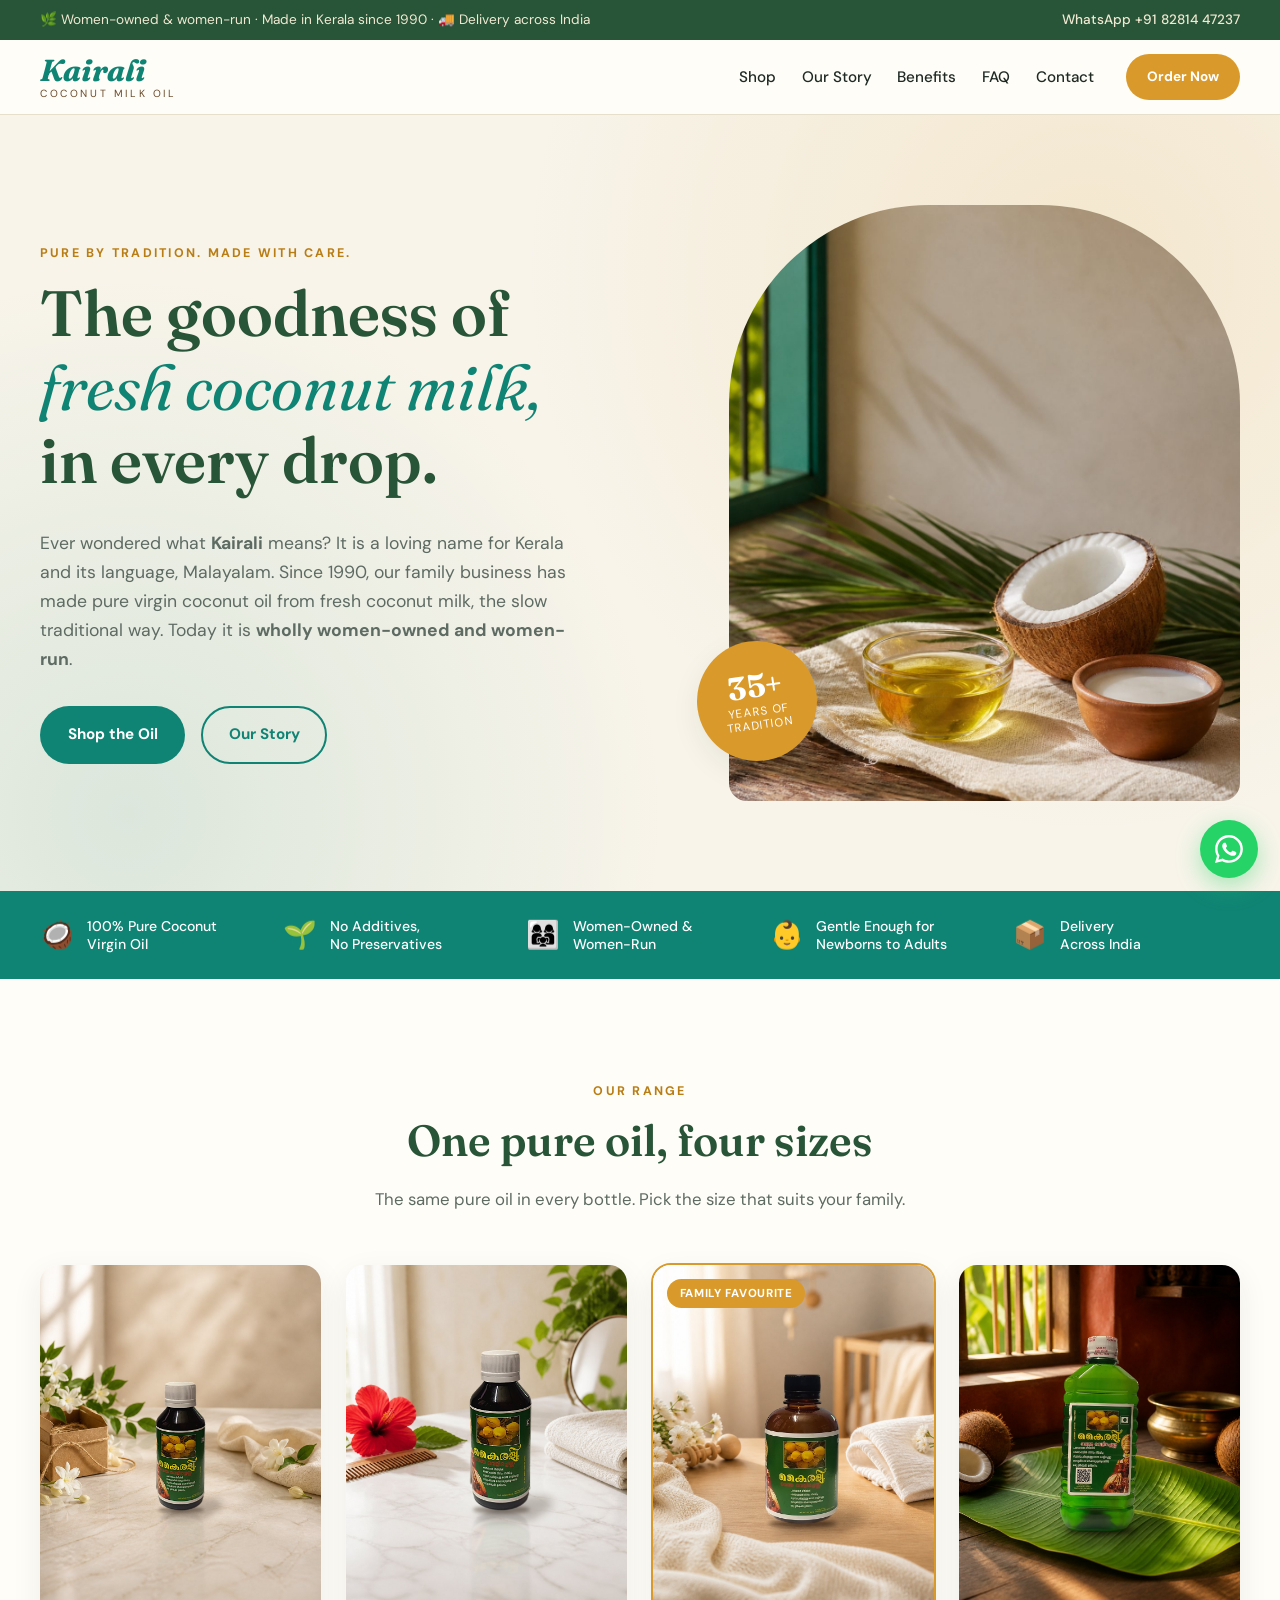
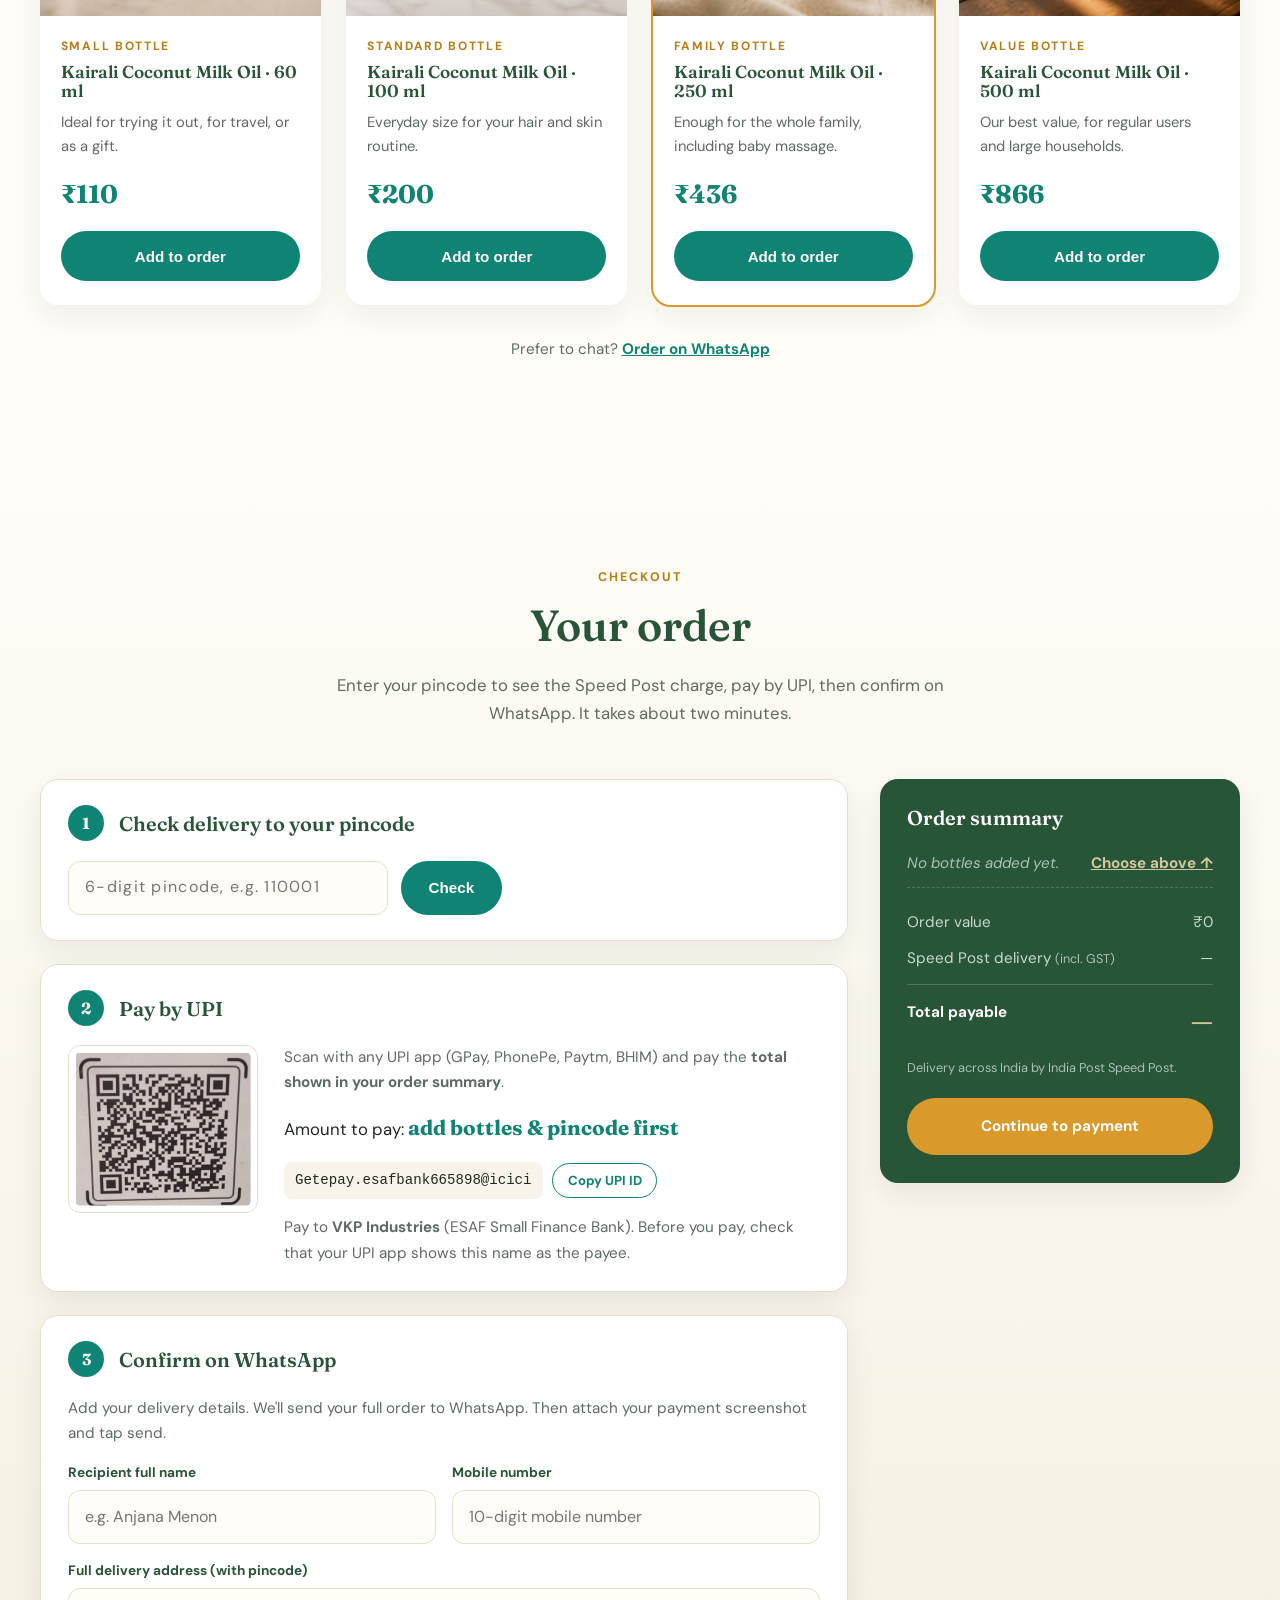
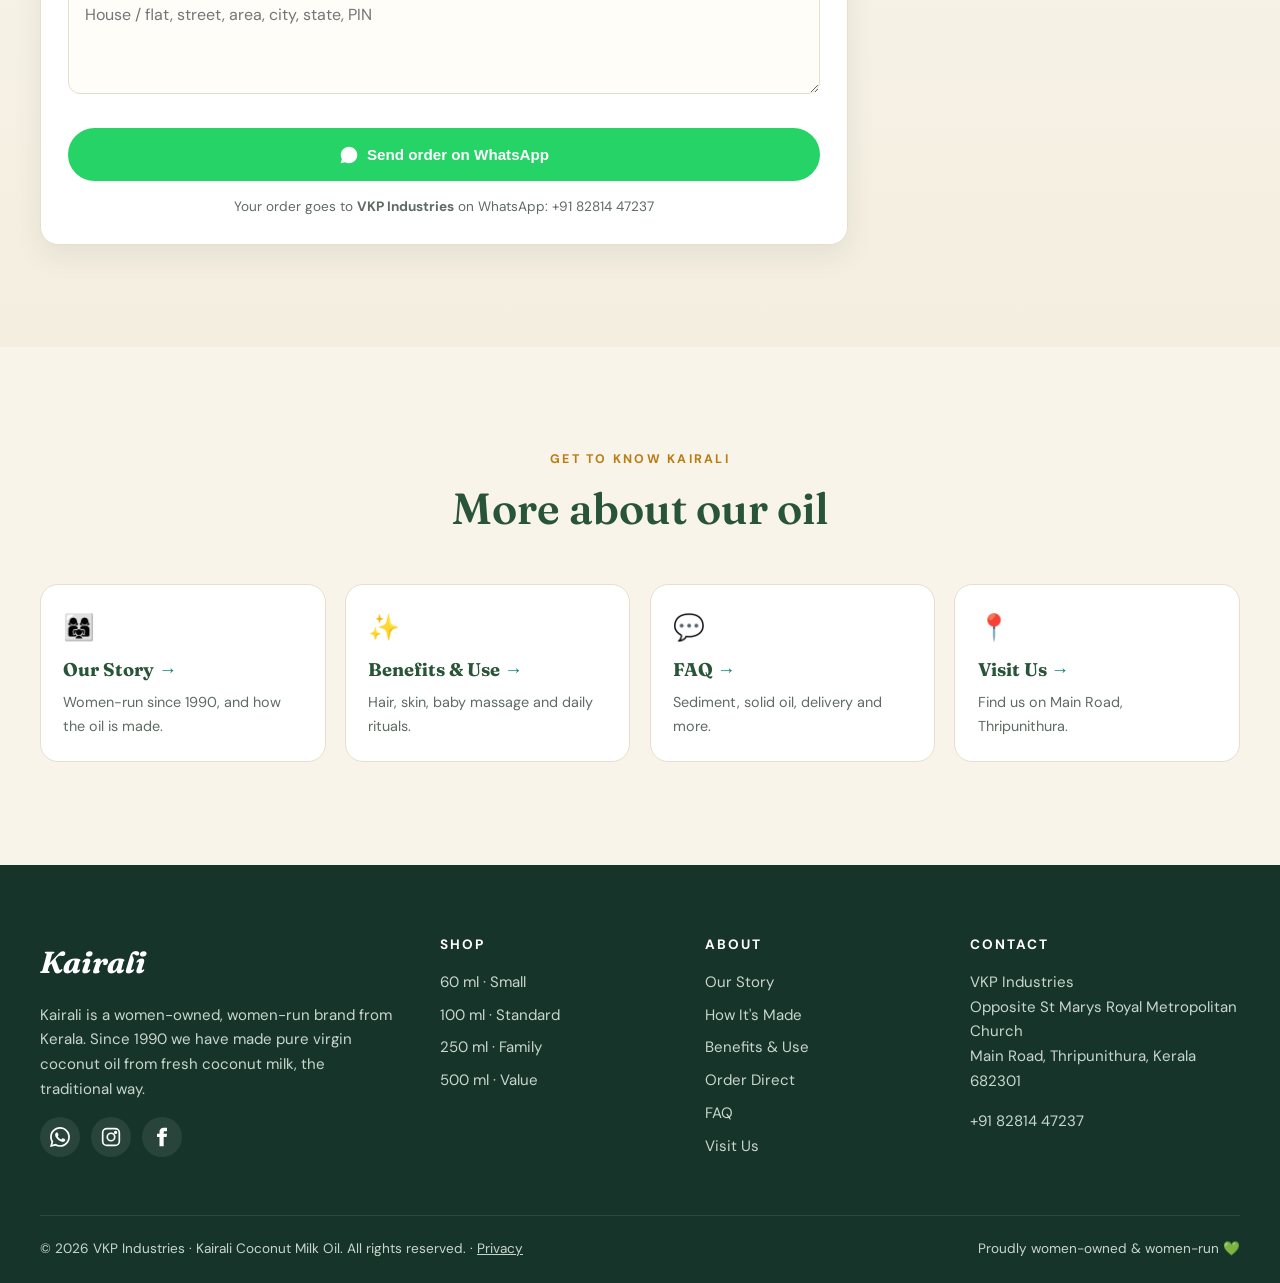
<file: index.html>
<!DOCTYPE html>
<html lang="en">
<head>
  <meta charset="utf-8">
  <meta name="viewport" content="width=device-width, initial-scale=1">
  <title>Kairali Coconut Milk Oil | Traditional Virgin Coconut Oil from Kerala, Since 1990</title>
  <meta name="description" content="Kairali Coconut Milk Oil – pure virgin coconut oil made the traditional Kerala way from fresh coconut milk. No additives, no preservatives. A women-owned, women-run family business since 1990.">
  <meta name="theme-color" content="#108474">
  <link rel="canonical" href="https://vkpindustries.com/">
  <meta property="og:url" content="https://vkpindustries.com/">

  <!-- Open Graph / social preview -->
  <meta property="og:title" content="Kairali Coconut Milk Oil – Since 1990">
  <meta property="og:description" content="Pure virgin coconut oil made from fresh coconut milk, the traditional Kerala way. Women-owned & women-run.">
  <meta property="og:type" content="website">
  <meta property="og:image" content="https://vkpindustries.com/assets/img/og-image.jpg">
  <meta property="og:image:width" content="1200">
  <meta property="og:image:height" content="630">
  <meta property="og:image:alt" content="Kairali Coconut Milk Oil bottles with coconuts">
  <meta name="twitter:card" content="summary_large_image">

  <link rel="icon" href="assets/img/favicon.svg" type="image/svg+xml">
  <link rel="preconnect" href="https://fonts.googleapis.com">
  <link rel="preconnect" href="https://fonts.gstatic.com" crossorigin>
  <link href="https://fonts.googleapis.com/css2?family=Fraunces:ital,opsz,wght@0,9..144,400;0,9..144,600;0,9..144,700;1,9..144,400&family=DM+Sans:wght@400;500;700&family=Manjari:wght@400;700&display=swap" rel="stylesheet">
  <link rel="stylesheet" href="assets/css/style.css">

  <!-- Google Analytics 4 -->
  <script async src="https://www.googletagmanager.com/gtag/js?id=G-FZWK9EPHVR"></script>
  <script>
    window.dataLayer = window.dataLayer || [];
    function gtag(){dataLayer.push(arguments);}
    gtag('js', new Date());
    gtag('config', 'G-FZWK9EPHVR');
    // used by main.js / order.js to record key actions
    function track(name, params) { gtag('event', name, params || {}); }
  </script>

  <script type="application/ld+json">
  {
    "@context": "https://schema.org",
    "@type": "Organization",
    "name": "VKP Industries – Kairali Coconut Milk Oil",
    "foundingDate": "1990",
    "founder": { "@type": "Person", "name": "Subi Prince" },
    "address": { "@type": "PostalAddress", "streetAddress": "Opposite St Marys Royal Metropolitan Church, Main Road", "addressLocality": "Tripunithura", "postalCode": "682301", "addressRegion": "Kerala", "addressCountry": "IN" },
    "location": { "@type": "Place", "geo": { "@type": "GeoCoordinates", "latitude": 9.945680587882705, "longitude": 76.34852240763396 } },
    "telephone": "+91-8281447237",
    "sameAs": ["https://www.facebook.com/kairalico/", "https://www.instagram.com/kairali_oil/"]
  }
  </script>
</head>
<body>

  <!-- ============ ANNOUNCEMENT BAR ============ -->
  <div class="announce">
    <div class="container announce__inner">
      <span>🌿 Women-owned &amp; women-run · Made in Kerala since 1990 · 🚚 Delivery across India</span>
      <span class="announce__contact">
        <a href="https://wa.me/918281447237">WhatsApp +91 82814 47237</a>
      </span>
    </div>
  </div>

  <!-- ============ HEADER ============ -->
  <header class="header" id="top">
    <div class="container header__inner">
      <a href="./" class="logo" aria-label="Kairali home">
        <span class="logo__mark">Kairali</span>
        <span class="logo__sub">Coconut Milk Oil</span>
      </a>

      <nav class="nav" id="nav" aria-label="Main">
        <a href="./#shop">Shop</a>
        <a href="about.html">Our Story</a>
        <a href="benefits.html">Benefits</a>
        <a href="faq.html">FAQ</a>
        <a href="contact.html">Contact</a>
      </nav>

      <a href="./#order" class="btn btn--small btn--accent header__cta" id="headerCta">Order Now <span class="cart-count" id="cartCount" hidden>0</span></a>
      <button class="nav-toggle" aria-label="Open menu" aria-expanded="false" aria-controls="nav">
        <span></span><span></span><span></span>
      </button>
    </div>
  </header>

  <main>

    <!-- ============ HERO ============ -->
    <section class="hero">
      <div class="container hero__inner">
        <div class="hero__text">
          <p class="eyebrow">Pure by tradition. Made with care.</p>
          <h1>The goodness of<br><em>fresh coconut milk,</em><br>in every drop.</h1>
          <p class="hero__lead">
            Ever wondered what <strong>Kairali</strong> means? It is a loving name for Kerala and its language, Malayalam.
            Since 1990, our family business has made pure virgin coconut oil from fresh coconut milk, the slow
            traditional way. Today it is <strong>wholly women-owned and women-run</strong>.
          </p>
          <div class="hero__actions">
            <a href="#shop" class="btn btn--primary">Shop the Oil</a>
            <a href="about.html" class="btn btn--ghost">Our Story</a>
          </div>
        </div>
        <div class="hero__media">
          <div class="ph ph--hero is-loaded"><img src="assets/img/hero.jpg" alt="Kairali bottle with fresh coconuts / coconut milk, warm natural light" fetchpriority="high"></div>
          <div class="hero__badge">
            <strong>35+</strong>
            <span>years of<br>tradition</span>
          </div>
        </div>
      </div>
    </section>

    <!-- ============ TRUST STRIP ============ -->
    <section class="trust">
      <div class="container trust__grid">
        <div class="trust__item"><span class="trust__icon">🥥</span><span>100% Pure Coconut<br>Virgin Oil</span></div>
        <div class="trust__item"><span class="trust__icon">🌱</span><span>No Additives,<br>No Preservatives</span></div>
        <div class="trust__item"><span class="trust__icon">👩‍👩‍👧</span><span>Women-Owned &amp;<br>Women-Run</span></div>
        <div class="trust__item"><span class="trust__icon">👶</span><span>Gentle Enough for<br>Newborns to Adults</span></div>
        <div class="trust__item"><span class="trust__icon">📦</span><span>Delivery<br>Across India</span></div>
      </div>
    </section>

    <!-- ============ SHOP ============ -->
    <section class="section" id="shop">
      <div class="container">
        <div class="section__head">
          <p class="eyebrow">Our Range</p>
          <h2>One pure oil, four sizes</h2>
          <p>The same pure oil in every bottle. Pick the size that suits your family.</p>
        </div>

        <div class="products">
          <article class="product">
            <div class="ph ph--product is-loaded"><img src="assets/img/bottle-60.jpg" alt="Kairali Coconut Milk Oil 60 ml bottle on a marble table with a gift box and jasmine flowers" loading="lazy" width="1000" height="1250"></div>
            <div class="product__body">
              <p class="product__tag">Small Bottle</p>
              <h3>Kairali Coconut Milk Oil · 60 ml</h3>
              <p class="product__desc">Ideal for trying it out, for travel, or as a gift.</p>
              <p class="product__price">₹110</p>
              <div class="product__actions">
                <button type="button" class="btn btn--primary btn--block" data-add="60">Add to order</button>
              </div>
            </div>
          </article>

          <article class="product">
            <div class="ph ph--product is-loaded"><img src="assets/img/bottle-100.jpg" alt="Kairali Coconut Milk Oil 100 ml bottle on a marble dressing table with a hibiscus flower and wooden comb" loading="lazy" width="1000" height="1250"></div>
            <div class="product__body">
              <p class="product__tag">Standard Bottle</p>
              <h3>Kairali Coconut Milk Oil · 100 ml</h3>
              <p class="product__desc">Everyday size for your hair and skin routine.</p>
              <p class="product__price">₹200</p>
              <div class="product__actions">
                <button type="button" class="btn btn--primary btn--block" data-add="100">Add to order</button>
              </div>
            </div>
          </article>

          <article class="product product--featured">
            <span class="product__ribbon">Family Favourite</span>
            <div class="ph ph--product is-loaded"><img src="assets/img/bottle-250.jpg" alt="Kairali Coconut Milk Oil 250 ml round bottle in a nursery with a baby blanket and wooden rattle" loading="lazy" width="1000" height="1250"></div>
            <div class="product__body">
              <p class="product__tag">Family Bottle</p>
              <h3>Kairali Coconut Milk Oil · 250 ml</h3>
              <p class="product__desc">Enough for the whole family, including baby massage.</p>
              <p class="product__price">₹436</p>
              <div class="product__actions">
                <button type="button" class="btn btn--primary btn--block" data-add="250">Add to order</button>
              </div>
            </div>
          </article>

          <article class="product">
            <div class="ph ph--product is-loaded"><img src="assets/img/bottle-500.jpg" alt="Kairali Coconut Milk Oil 500 ml bottle on a banana leaf in a Kerala kitchen with coconuts and a brass uruli" loading="lazy" width="1000" height="1250"></div>
            <div class="product__body">
              <p class="product__tag">Value Bottle</p>
              <h3>Kairali Coconut Milk Oil · 500 ml</h3>
              <p class="product__desc">Our best value, for regular users and large households.</p>
              <p class="product__price">₹866</p>
              <div class="product__actions">
                <button type="button" class="btn btn--primary btn--block" data-add="500">Add to order</button>
              </div>
            </div>
          </article>
        </div>

        <p class="shop__alt">
          Prefer to chat? <a href="https://wa.me/918281447237?text=Hi%2C%20I%27d%20like%20to%20order%20Kairali%20Coconut%20Milk%20Oil" target="_blank" rel="noopener">Order on WhatsApp</a>
        </p>
      </div>
    </section>

    <!-- ============ CHECKOUT ============ -->
    <section class="section ob-section" id="order">
      <div class="container">
        <div class="section__head">
          <p class="eyebrow">Checkout</p>
          <h2>Your order</h2>
          <p>Enter your pincode to see the Speed Post charge, pay by UPI, then confirm on WhatsApp. It takes about two minutes.</p>
        </div>

        <div class="ob">
          <div class="ob__steps">


            <!-- Step 1: pincode -->
            <div class="ob-card" id="ob-step-2">
              <div class="ob-card__head"><span class="ob-num">1</span><h3>Check delivery to your pincode</h3></div>
              <div class="ob-pin">
                <label for="obPin" class="sr-only">Delivery pincode</label>
                <input type="text" id="obPin" maxlength="6" placeholder="6-digit pincode, e.g. 110001" inputmode="numeric" pattern="[0-9]{6}" autocomplete="postal-code">
                <button type="button" class="btn btn--primary" id="obPinBtn">Check</button>
              </div>
              <p class="ob-error" id="obPinError" role="alert"></p>
              <div class="ob-delivery" id="obDelivery" hidden>
                <div><small>Delivering to</small><strong id="obDest">—</strong></div>
                <div><small>Distance</small><strong id="obDist">—</strong></div>
                <div><small>Zone</small><strong id="obZone">—</strong></div>
                <div><small>Parcel weight</small><strong id="obWeight">—</strong></div>
              </div>
            </div>

            <!-- Step 2: pay -->
            <div class="ob-card" id="ob-step-3">
              <div class="ob-card__head"><span class="ob-num">2</span><h3>Pay by UPI</h3></div>
              <div class="ob-pay">
                <img src="assets/img/upi-qr.png" alt="UPI QR code for VKP Industries" class="ob-pay__qr" width="335" height="293" loading="lazy">
                <div class="ob-pay__info">
                  <p>Scan with any UPI app (GPay, PhonePe, Paytm, BHIM) and pay the <strong>total shown in your order summary</strong>.</p>
                  <p class="ob-pay__amount">Amount to pay: <strong id="obPayAmount">—</strong></p>
                  <div class="ob-upi">
                    <code id="obUpiId">Getepay.esafbank665898@icici</code>
                    <button type="button" class="ob-copy" id="obCopyUpi">Copy UPI ID</button>
                  </div>
                  <a class="btn btn--accent btn--small ob-upi-app" id="obUpiApp" href="#" hidden>Open UPI app &amp; pay</a>
                  <p class="ob-note">Pay to <strong>VKP Industries</strong> (ESAF Small Finance Bank). Before you pay, check that your UPI app shows this name as the payee.</p>
                </div>
              </div>
            </div>

            <!-- Step 3: confirm -->
            <div class="ob-card" id="ob-step-4">
              <div class="ob-card__head"><span class="ob-num">3</span><h3>Confirm on WhatsApp</h3></div>
              <p class="ob-intro">Add your delivery details. We'll send your full order to WhatsApp. Then attach your payment screenshot and tap send.</p>
              <div class="ob-fields">
                <div class="ob-field">
                  <label for="obName">Recipient full name</label>
                  <input type="text" id="obName" placeholder="e.g. Anjana Menon" autocomplete="name">
                </div>
                <div class="ob-field">
                  <label for="obPhone">Mobile number</label>
                  <input type="tel" id="obPhone" placeholder="10-digit mobile number" inputmode="numeric" autocomplete="tel">
                </div>
                <div class="ob-field ob-field--full">
                  <label for="obAddress">Full delivery address (with pincode)</label>
                  <textarea id="obAddress" rows="3" placeholder="House / flat, street, area, city, state, PIN" autocomplete="street-address"></textarea>
                </div>
              </div>
              <p class="ob-error" id="obOrderError" role="alert"></p>
              <button type="button" class="btn btn--wa btn--block" id="obSend">
                <svg viewBox="0 0 24 24" width="20" height="20" fill="currentColor" aria-hidden="true"><path d="M12.04 2C6.58 2 2.13 6.45 2.13 11.91c0 1.75.46 3.46 1.32 4.96L2 22l5.25-1.38c1.45.79 3.08 1.21 4.79 1.21 5.46 0 9.91-4.45 9.91-9.91C21.95 6.45 17.5 2 12.04 2zm4.52 11.99c-.25-.12-1.47-.72-1.69-.81-.23-.08-.39-.12-.56.13-.16.25-.64.81-.79.97-.14.17-.29.19-.54.06-.25-.12-1.05-.39-1.99-1.23-.74-.66-1.23-1.47-1.38-1.72-.14-.25-.01-.38.11-.51.11-.11.25-.29.37-.43.13-.14.17-.25.25-.41.08-.17.04-.31-.02-.43-.06-.12-.56-1.34-.76-1.84-.2-.48-.41-.42-.56-.42h-.48c-.17 0-.43.06-.66.31-.23.25-.86.85-.86 2.07 0 1.22.89 2.4 1.01 2.56.12.17 1.75 2.67 4.25 3.74.59.26 1.05.41 1.41.52.59.19 1.13.16 1.56.1.48-.07 1.47-.6 1.68-1.18.21-.58.21-1.07.14-1.18-.06-.1-.23-.16-.48-.28z"/></svg>
                Send order on WhatsApp
              </button>
              <p class="ob-note ob-note--center">Your order goes to <strong>VKP Industries</strong> on WhatsApp: +91 82814 47237</p>
            </div>
          </div>

          <!-- Sticky live summary -->
          <aside class="ob-summary" aria-live="polite">
            <h3>Order summary</h3>
            <ul class="ob-summary__lines" id="obLines"><li class="ob-empty">No bottles added yet. <a href="#shop">Choose above ↑</a></li></ul>
            <div class="ob-summary__row"><span>Order value</span><span id="obSubtotal">₹0</span></div>
            <div class="ob-summary__row"><span>Speed Post delivery <small>(incl. GST)</small></span><span id="obShip">Enter pincode</span></div>
            <div class="ob-summary__row ob-summary__total"><span>Total payable</span><span id="obTotal">—</span></div>
            <p class="ob-summary__note" id="obShipNote">Delivery across India by India Post Speed Post.</p>
            <a href="#ob-step-3" class="btn btn--primary btn--block" id="obToPay">Continue to payment</a>
          </aside>
        </div>
      </div>
    </section>

    <!-- ============ EXPLORE (links to the other pages) ============ -->
    <section class="section section--cream explore-section">
      <div class="container">
        <div class="section__head">
          <p class="eyebrow">Get to know Kairali</p>
          <h2>More about our oil</h2>
        </div>
        <div class="explore">
          <a class="explore__card" href="about.html"><span class="explore__icon">👩‍👩‍👧</span><strong>Our Story</strong><span>Women-run since 1990, and how the oil is made.</span></a>
          <a class="explore__card" href="benefits.html"><span class="explore__icon">✨</span><strong>Benefits &amp; Use</strong><span>Hair, skin, baby massage and daily rituals.</span></a>
          <a class="explore__card" href="faq.html"><span class="explore__icon">💬</span><strong>FAQ</strong><span>Sediment, solid oil, delivery and more.</span></a>
          <a class="explore__card" href="contact.html"><span class="explore__icon">📍</span><strong>Visit Us</strong><span>Find us on Main Road, Thripunithura.</span></a>
        </div>
      </div>
    </section>

  </main>

  <!-- ============ FOOTER ============ -->
  <footer class="footer">
    <div class="container footer__grid">
      <div class="footer__brand">
        <span class="logo__mark logo__mark--light">Kairali</span>
        <p>Kairali is a women-owned, women-run brand from Kerala. Since 1990 we have made pure virgin coconut oil from fresh coconut milk, the traditional way.</p>
        <div class="social">
          <a href="https://wa.me/918281447237" target="_blank" rel="noopener" aria-label="WhatsApp">
            <svg viewBox="0 0 24 24" width="20" height="20" fill="currentColor"><path d="M17.5 14.4c-.3-.1-1.7-.8-2-.9-.3-.1-.5-.1-.7.1-.2.3-.8.9-.9 1.1-.2.2-.3.2-.6.1-.3-.1-1.2-.5-2.3-1.4-.9-.8-1.4-1.7-1.6-2-.2-.3 0-.5.1-.6l.4-.5c.1-.2.2-.3.3-.5.1-.2 0-.4 0-.5l-.9-2.2c-.2-.6-.5-.5-.7-.5h-.6c-.2 0-.5.1-.8.4-.3.3-1 1-1 2.5s1.1 2.9 1.2 3.1c.1.2 2.1 3.2 5.1 4.5.7.3 1.3.5 1.7.6.7.2 1.4.2 1.9.1.6-.1 1.7-.7 2-1.4.2-.7.2-1.2.2-1.4-.1-.1-.3-.2-.6-.3zM12 21.8c-1.8 0-3.5-.5-5-1.4l-.4-.2-3.7 1 1-3.6-.2-.4c-1-1.6-1.5-3.4-1.5-5.2 0-5.4 4.4-9.8 9.8-9.8 2.6 0 5.1 1 6.9 2.9 1.8 1.8 2.9 4.3 2.9 6.9 0 5.4-4.4 9.8-9.8 9.8zM20.4 3.6C18.1 1.3 15.1 0 12 0 5.4 0 .1 5.3.1 11.9c0 2.1.6 4.2 1.6 6L0 24l6.3-1.6c1.7.9 3.7 1.4 5.7 1.4 6.6 0 11.9-5.3 11.9-11.9 0-3.2-1.2-6.2-3.5-8.3z"/></svg>
          </a>
          <a href="https://www.instagram.com/kairali_oil/" target="_blank" rel="noopener" aria-label="Instagram">
            <svg viewBox="0 0 24 24" width="20" height="20" fill="none" stroke="currentColor" stroke-width="2"><rect x="2" y="2" width="20" height="20" rx="5"/><circle cx="12" cy="12" r="4.5"/><circle cx="17.5" cy="6.5" r="1" fill="currentColor"/></svg>
          </a>
          <a href="https://www.facebook.com/kairalico/" target="_blank" rel="noopener" aria-label="Facebook">
            <svg viewBox="0 0 24 24" width="20" height="20" fill="currentColor"><path d="M14 8V6c0-.9.6-1 1-1h3V1h-4c-3.3 0-5 2.4-5 5v2H6v4h3v11h5V12h3.5l.5-4h-4z"/></svg>
          </a>
        </div>
      </div>
      <div>
        <h4>Shop</h4>
        <a href="./#shop">60 ml · Small</a>
        <a href="./#shop">100 ml · Standard</a>
        <a href="./#shop">250 ml · Family</a>
        <a href="./#shop">500 ml · Value</a>
      </div>
      <div>
        <h4>About</h4>
        <a href="about.html">Our Story</a>
        <a href="about.html#process">How It's Made</a>
        <a href="benefits.html">Benefits &amp; Use</a>
        <a href="./#order">Order Direct</a>
        <a href="faq.html">FAQ</a>
        <a href="contact.html">Visit Us</a>
      </div>
      <div>
        <h4>Contact</h4>
        <p>
          VKP Industries<br>
          Opposite St Marys Royal Metropolitan Church<br>
          Main Road, Thripunithura, Kerala 682301
        </p>
        <a href="https://wa.me/918281447237" target="_blank" rel="noopener">+91 82814 47237</a>
      </div>
    </div>
    <div class="container footer__bottom">
      <span>© <span id="year"></span> VKP Industries · Kairali Coconut Milk Oil. All rights reserved. · <a href="privacy.html">Privacy</a></span>
      <span>Proudly women-owned &amp; women-run 💚</span>
    </div>
  </footer>

  <a href="./#order" class="cartbar" id="cartBar" aria-live="polite">
    <span class="cartbar__info">🛒 <strong id="cartBarCount">0 bottles</strong> · <span id="cartBarTotal">₹0</span></span>
    <span class="cartbar__cta">View order →</span>
  </a>

  <a href="https://wa.me/918281447237?text=Hi%2C%20I%27d%20like%20to%20order%20Kairali%20Coconut%20Milk%20Oil" class="wa-float" target="_blank" rel="noopener" aria-label="Chat on WhatsApp">
    <svg viewBox="0 0 24 24" width="28" height="28" fill="currentColor"><path d="M17.5 14.4c-.3-.1-1.7-.8-2-.9-.3-.1-.5-.1-.7.1-.2.3-.8.9-.9 1.1-.2.2-.3.2-.6.1-.3-.1-1.2-.5-2.3-1.4-.9-.8-1.4-1.7-1.6-2-.2-.3 0-.5.1-.6l.4-.5c.1-.2.2-.3.3-.5.1-.2 0-.4 0-.5l-.9-2.2c-.2-.6-.5-.5-.7-.5h-.6c-.2 0-.5.1-.8.4-.3.3-1 1-1 2.5s1.1 2.9 1.2 3.1c.1.2 2.1 3.2 5.1 4.5.7.3 1.3.5 1.7.6.7.2 1.4.2 1.9.1.6-.1 1.7-.7 2-1.4.2-.7.2-1.2.2-1.4-.1-.1-.3-.2-.6-.3zM12 21.8c-1.8 0-3.5-.5-5-1.4l-.4-.2-3.7 1 1-3.6-.2-.4c-1-1.6-1.5-3.4-1.5-5.2 0-5.4 4.4-9.8 9.8-9.8 2.6 0 5.1 1 6.9 2.9 1.8 1.8 2.9 4.3 2.9 6.9 0 5.4-4.4 9.8-9.8 9.8zM20.4 3.6C18.1 1.3 15.1 0 12 0 5.4 0 .1 5.3.1 11.9c0 2.1.6 4.2 1.6 6L0 24l6.3-1.6c1.7.9 3.7 1.4 5.7 1.4 6.6 0 11.9-5.3 11.9-11.9 0-3.2-1.2-6.2-3.5-8.3z"/></svg>
  </a>

  <script src="assets/js/main.js"></script>
  <script src="assets/js/order.js"></script>
</body>
</html>
</file>
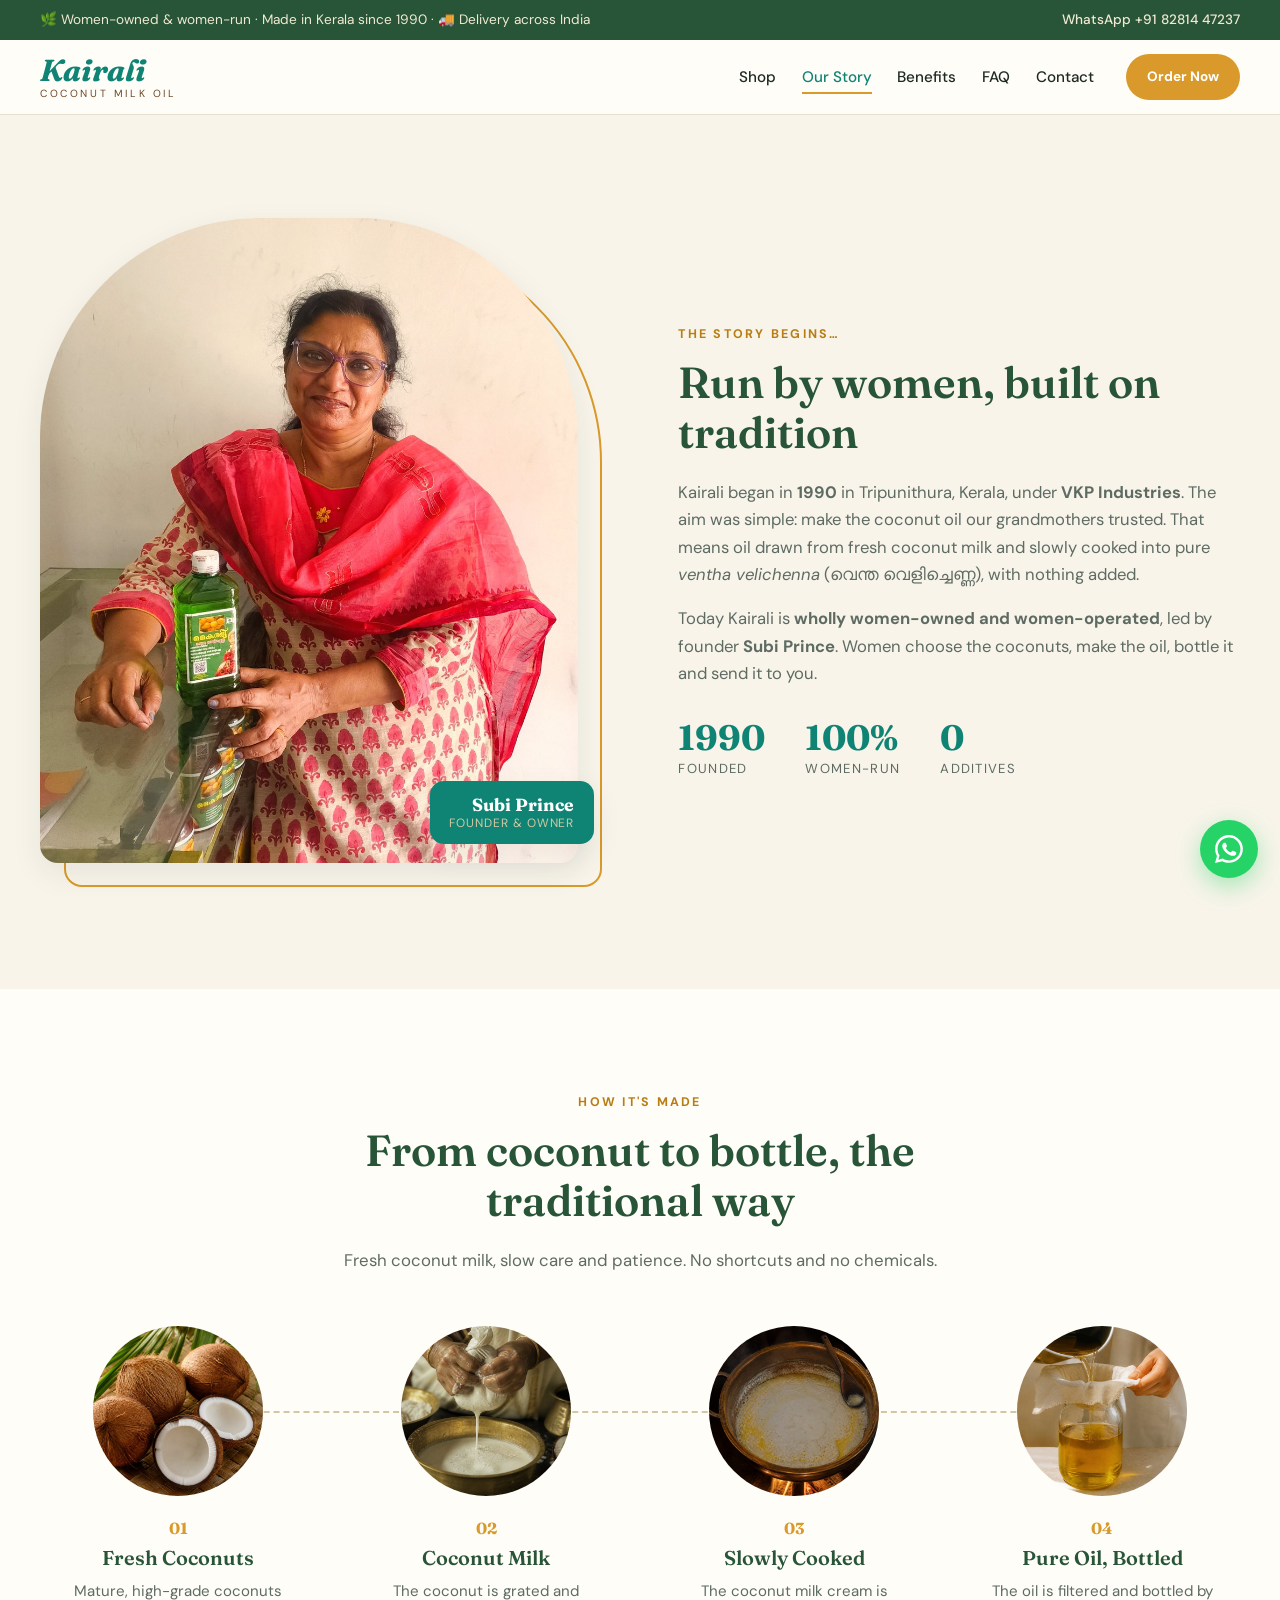
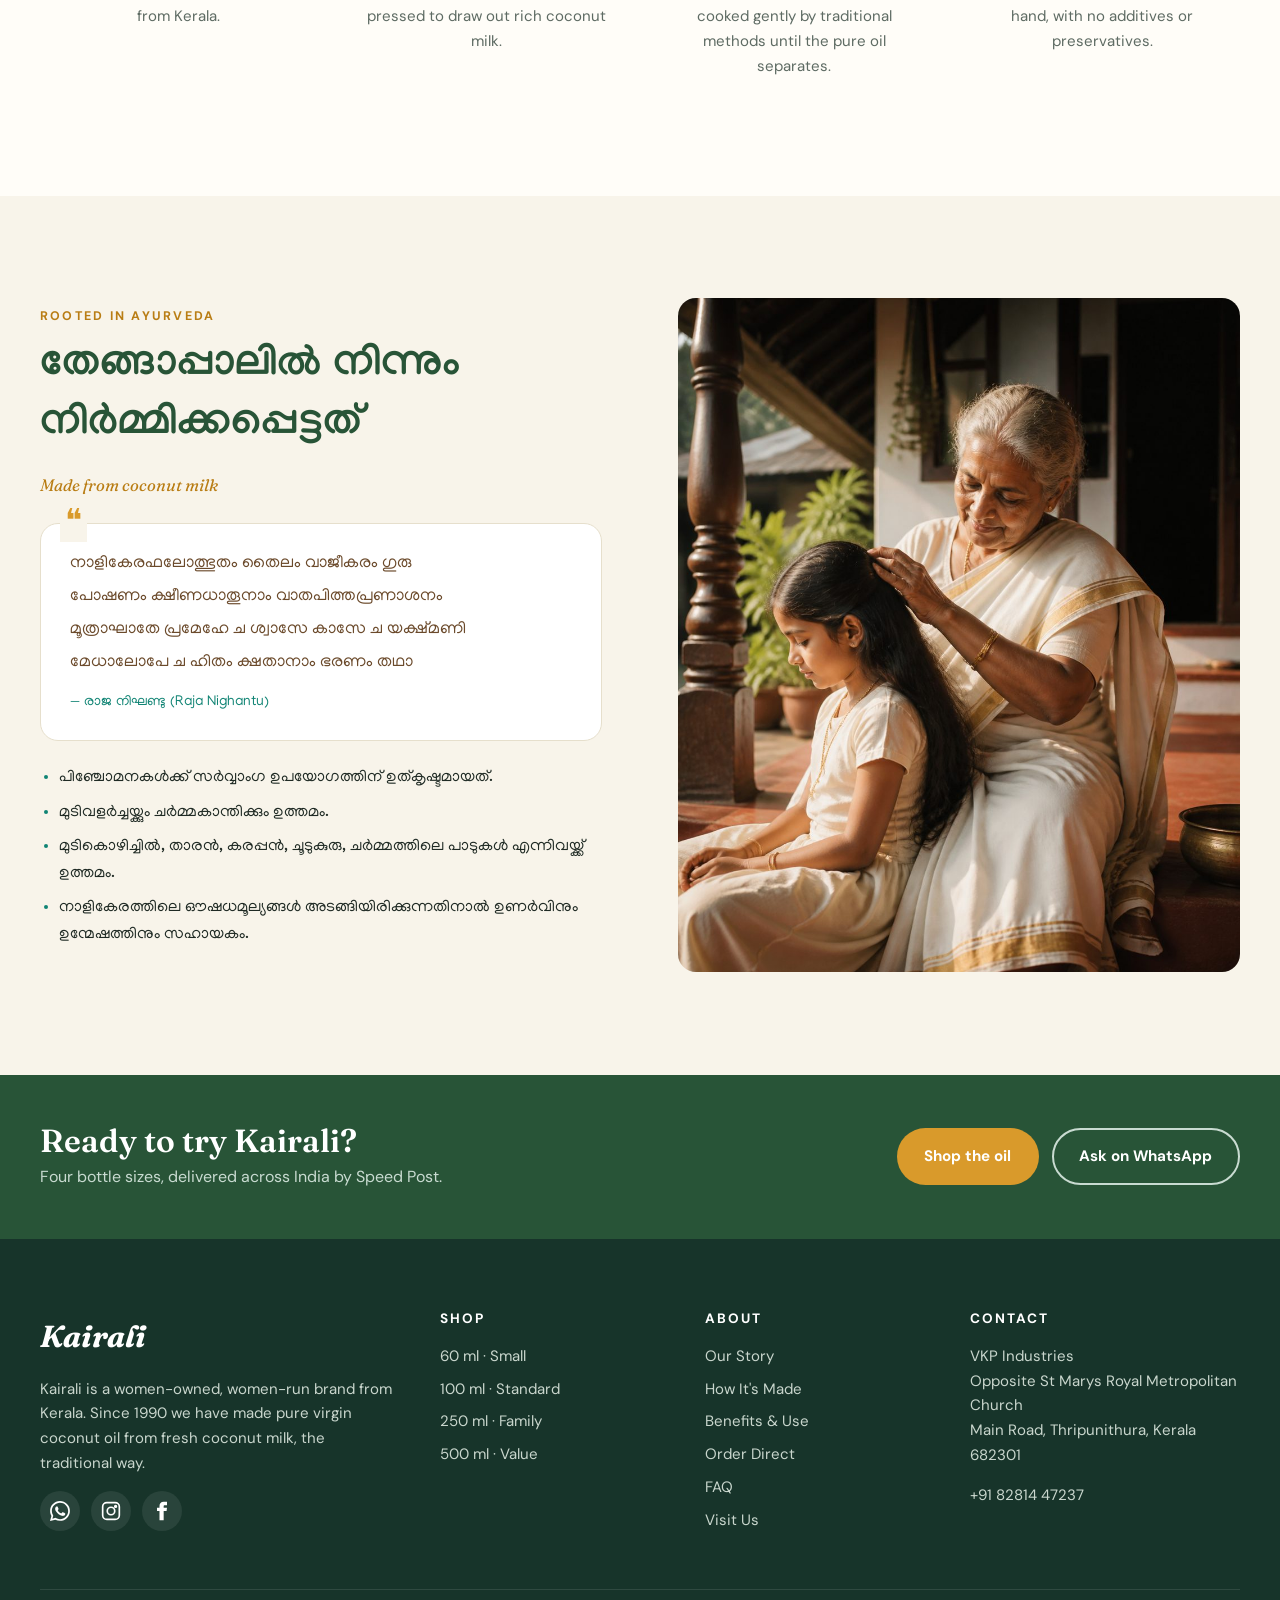
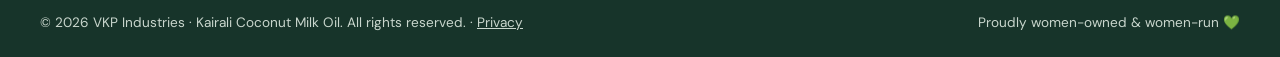
<file: about.html>
<!DOCTYPE html>
<html lang="en">
<head>
  <meta charset="utf-8">
  <meta name="viewport" content="width=device-width, initial-scale=1">
  <title>Our Story | Kairali Coconut Milk Oil</title>
  <meta name="description" content="Kairali has been made in Tripunithura, Kerala since 1990 by a wholly women-owned, women-run family business. See how our coconut milk oil is made.">
  <meta name="theme-color" content="#108474">
  <link rel="canonical" href="https://vkpindustries.com/about.html">
  <meta property="og:url" content="https://vkpindustries.com/about.html">

  <!-- Open Graph / social preview -->
  <meta property="og:title" content="Our Story | Kairali Coconut Milk Oil">
  <meta property="og:description" content="Kairali has been made in Tripunithura, Kerala since 1990 by a wholly women-owned, women-run family business. See how our coconut milk oil is made.">
  <meta property="og:type" content="website">
  <meta property="og:image" content="https://vkpindustries.com/assets/img/og-image.jpg">
  <meta property="og:image:width" content="1200">
  <meta property="og:image:height" content="630">
  <meta property="og:image:alt" content="Kairali Coconut Milk Oil bottles with coconuts">
  <meta name="twitter:card" content="summary_large_image">

  <link rel="icon" href="assets/img/favicon.svg" type="image/svg+xml">
  <link rel="preconnect" href="https://fonts.googleapis.com">
  <link rel="preconnect" href="https://fonts.gstatic.com" crossorigin>
  <link href="https://fonts.googleapis.com/css2?family=Fraunces:ital,opsz,wght@0,9..144,400;0,9..144,600;0,9..144,700;1,9..144,400&family=DM+Sans:wght@400;500;700&family=Manjari:wght@400;700&display=swap" rel="stylesheet">
  <link rel="stylesheet" href="assets/css/style.css">

  <!-- Google Analytics 4 -->
  <script async src="https://www.googletagmanager.com/gtag/js?id=G-FZWK9EPHVR"></script>
  <script>
    window.dataLayer = window.dataLayer || [];
    function gtag(){dataLayer.push(arguments);}
    gtag('js', new Date());
    gtag('config', 'G-FZWK9EPHVR');
    // used by main.js / order.js to record key actions
    function track(name, params) { gtag('event', name, params || {}); }
  </script>

</head>
<body class="page-sub">

  <!-- ============ ANNOUNCEMENT BAR ============ -->
  <div class="announce">
    <div class="container announce__inner">
      <span>🌿 Women-owned &amp; women-run · Made in Kerala since 1990 · 🚚 Delivery across India</span>
      <span class="announce__contact">
        <a href="https://wa.me/918281447237">WhatsApp +91 82814 47237</a>
      </span>
    </div>
  </div>

  <!-- ============ HEADER ============ -->
  <header class="header" id="top">
    <div class="container header__inner">
      <a href="./" class="logo" aria-label="Kairali home">
        <span class="logo__mark">Kairali</span>
        <span class="logo__sub">Coconut Milk Oil</span>
      </a>

      <nav class="nav" id="nav" aria-label="Main">
        <a href="./#shop">Shop</a>
        <a href="about.html" aria-current="page">Our Story</a>
        <a href="benefits.html">Benefits</a>
        <a href="faq.html">FAQ</a>
        <a href="contact.html">Contact</a>
      </nav>

      <a href="./#order" class="btn btn--small btn--accent header__cta" id="headerCta">Order Now <span class="cart-count" id="cartCount" hidden>0</span></a>
      <button class="nav-toggle" aria-label="Open menu" aria-expanded="false" aria-controls="nav">
        <span></span><span></span><span></span>
      </button>
    </div>
  </header>

  <main>

    <!-- ============ OUR STORY ============ -->
    <section class="section section--cream" id="story">
      <div class="container split">
        <div class="split__media">
          <figure class="owner-frame">
            <div class="ph ph--portrait ph--arch is-loaded">
              <img src="assets/img/founders.jpg" alt="Subi Prince, founder of Kairali, holding a bottle of Kairali Coconut Milk Oil at the VKP Industries unit" loading="lazy" width="1000" height="1200">
            </div>
            <figcaption class="owner-frame__badge"><strong>Subi Prince</strong><span>Founder &amp; Owner</span></figcaption>
          </figure>
        </div>
        <div class="split__text">
          <p class="eyebrow">The Story Begins…</p>
          <h1 class="h2">Run by women, built on tradition</h1>
          <p>
            Kairali began in <strong>1990</strong> in Tripunithura, Kerala, under <strong>VKP Industries</strong>.
            The aim was simple: make the coconut oil our grandmothers trusted. That means oil drawn from
            fresh coconut milk and slowly cooked into pure <em>ventha velichenna</em> (വെന്ത വെളിച്ചെണ്ണ), with nothing added.
          </p>
          <p>
            Today Kairali is <strong>wholly women-owned and women-operated</strong>, led by founder
            <strong>Subi Prince</strong>. Women choose the coconuts, make the oil, bottle it and send it to you.
          </p>
          <div class="stats">
            <div><strong>1990</strong><span>Founded</span></div>
            <div><strong>100%</strong><span>Women-run</span></div>
            <div><strong>0</strong><span>Additives</span></div>
          </div>
        </div>
      </div>
    </section>

    <!-- ============ HOW IT'S MADE ============ -->
    <section class="section" id="process">
      <div class="container">
        <div class="section__head">
          <p class="eyebrow">How It's Made</p>
          <h2>From coconut to bottle, the traditional way</h2>
          <p>Fresh coconut milk, slow care and patience. No shortcuts and no chemicals.</p>
        </div>
        <div class="steps">
          <div class="step">
            <div class="ph ph--round is-loaded"><img src="assets/img/step-1.jpg" alt="Fresh Kerala coconuts" loading="lazy"></div>
            <span class="step__num">01</span>
            <h3>Fresh Coconuts</h3>
            <p>Mature, high-grade coconuts from Kerala.</p>
          </div>
          <div class="step">
            <div class="ph ph--round is-loaded"><img src="assets/img/step-2.jpg" alt="Grated coconut / extracting coconut milk" loading="lazy"></div>
            <span class="step__num">02</span>
            <h3>Coconut Milk</h3>
            <p>The coconut is grated and pressed to draw out rich coconut milk.</p>
          </div>
          <div class="step">
            <div class="ph ph--round is-loaded"><img src="assets/img/step-3.jpg" alt="Coconut milk cream being slowly cooked in a traditional vessel" loading="lazy"></div>
            <span class="step__num">03</span>
            <h3>Slowly Cooked</h3>
            <p>The coconut milk cream is cooked gently by traditional methods until the pure oil separates.</p>
          </div>
          <div class="step">
            <div class="ph ph--round is-loaded"><img src="assets/img/step-4.jpg" alt="Golden oil being filtered / bottled by hand" loading="lazy"></div>
            <span class="step__num">04</span>
            <h3>Pure Oil, Bottled</h3>
            <p>The oil is filtered and bottled by hand, with no additives or preservatives.</p>
          </div>
        </div>
      </div>
    </section>

    <!-- ============ HERITAGE (Malayalam) ============ -->
    <section class="section section--cream heritage">
      <div class="container split split--reverse">
        <div class="split__text">
          <p class="eyebrow">Rooted in Ayurveda</p>
          <h2 lang="ml" class="ml">തേങ്ങാപ്പാലിൽ നിന്നും<br>നിർമ്മിക്കപ്പെട്ടത്</h2>
          <p class="heritage__sub">Made from coconut milk</p>
          <blockquote class="verse" lang="ml">
            നാളികേരഫലോത്ഭുതം തൈലം വാജീകരം ഗുരു<br>
            പോഷണം ക്ഷീണധാതൂനാം വാതപിത്തപ്രണാശനം<br>
            മൂത്രാഘാതേ പ്രമേഹേ ച ശ്വാസേ കാസേ ച യക്ഷ്‌മണി<br>
            മേധാലോപേ ച ഹിതം ക്ഷതാനാം ഭരണം തഥാ
            <cite>— രാജ നിഘണ്ടു (Raja Nighantu)</cite>
          </blockquote>
          <ul class="ml-list" lang="ml">
            <li>പിഞ്ചോമനകൾക്ക് സർവ്വാംഗ ഉപയോഗത്തിന് ഉത്കൃഷ്ടമായത്.</li>
            <li>മുടിവളർച്ചയ്ക്കും ചർമ്മകാന്തിക്കും ഉത്തമം.</li>
            <li>മുടികൊഴിച്ചിൽ, താരൻ, കരപ്പൻ, ചൂടുകുരു, ചർമ്മത്തിലെ പാടുകൾ എന്നിവയ്ക്ക് ഉത്തമം.</li>
            <li>നാളികേരത്തിലെ ഔഷധമൂല്യങ്ങൾ അടങ്ങിയിരിക്കുന്നതിനാൽ ഉണർവിനും ഉന്മേഷത്തിനും സഹായകം.</li>
          </ul>
        </div>
        <div class="split__media">
          <div class="ph ph--portrait is-loaded"><img src="assets/img/heritage.jpg" alt="Kerala heritage image, e.g. Kathakali motif from the label, a traditional uruli, or a grandmother oiling a child&#x27;s hair" loading="lazy"></div>
        </div>
      </div>
    </section>

    <!-- ============ CALL TO ACTION ============ -->
    <section class="cta-band">
      <div class="container cta-band__inner">
        <div>
          <h2>Ready to try Kairali?</h2>
          <p>Four bottle sizes, delivered across India by Speed Post.</p>
        </div>
        <div class="cta-band__actions">
          <a href="./#shop" class="btn btn--accent">Shop the oil</a>
          <a href="https://wa.me/918281447237" class="btn btn--ghost-light" target="_blank" rel="noopener">Ask on WhatsApp</a>
        </div>
      </div>
    </section>

  </main>

  <!-- ============ FOOTER ============ -->
  <footer class="footer">
    <div class="container footer__grid">
      <div class="footer__brand">
        <span class="logo__mark logo__mark--light">Kairali</span>
        <p>Kairali is a women-owned, women-run brand from Kerala. Since 1990 we have made pure virgin coconut oil from fresh coconut milk, the traditional way.</p>
        <div class="social">
          <a href="https://wa.me/918281447237" target="_blank" rel="noopener" aria-label="WhatsApp">
            <svg viewBox="0 0 24 24" width="20" height="20" fill="currentColor"><path d="M17.5 14.4c-.3-.1-1.7-.8-2-.9-.3-.1-.5-.1-.7.1-.2.3-.8.9-.9 1.1-.2.2-.3.2-.6.1-.3-.1-1.2-.5-2.3-1.4-.9-.8-1.4-1.7-1.6-2-.2-.3 0-.5.1-.6l.4-.5c.1-.2.2-.3.3-.5.1-.2 0-.4 0-.5l-.9-2.2c-.2-.6-.5-.5-.7-.5h-.6c-.2 0-.5.1-.8.4-.3.3-1 1-1 2.5s1.1 2.9 1.2 3.1c.1.2 2.1 3.2 5.1 4.5.7.3 1.3.5 1.7.6.7.2 1.4.2 1.9.1.6-.1 1.7-.7 2-1.4.2-.7.2-1.2.2-1.4-.1-.1-.3-.2-.6-.3zM12 21.8c-1.8 0-3.5-.5-5-1.4l-.4-.2-3.7 1 1-3.6-.2-.4c-1-1.6-1.5-3.4-1.5-5.2 0-5.4 4.4-9.8 9.8-9.8 2.6 0 5.1 1 6.9 2.9 1.8 1.8 2.9 4.3 2.9 6.9 0 5.4-4.4 9.8-9.8 9.8zM20.4 3.6C18.1 1.3 15.1 0 12 0 5.4 0 .1 5.3.1 11.9c0 2.1.6 4.2 1.6 6L0 24l6.3-1.6c1.7.9 3.7 1.4 5.7 1.4 6.6 0 11.9-5.3 11.9-11.9 0-3.2-1.2-6.2-3.5-8.3z"/></svg>
          </a>
          <a href="https://www.instagram.com/kairali_oil/" target="_blank" rel="noopener" aria-label="Instagram">
            <svg viewBox="0 0 24 24" width="20" height="20" fill="none" stroke="currentColor" stroke-width="2"><rect x="2" y="2" width="20" height="20" rx="5"/><circle cx="12" cy="12" r="4.5"/><circle cx="17.5" cy="6.5" r="1" fill="currentColor"/></svg>
          </a>
          <a href="https://www.facebook.com/kairalico/" target="_blank" rel="noopener" aria-label="Facebook">
            <svg viewBox="0 0 24 24" width="20" height="20" fill="currentColor"><path d="M14 8V6c0-.9.6-1 1-1h3V1h-4c-3.3 0-5 2.4-5 5v2H6v4h3v11h5V12h3.5l.5-4h-4z"/></svg>
          </a>
        </div>
      </div>
      <div>
        <h4>Shop</h4>
        <a href="./#shop">60 ml · Small</a>
        <a href="./#shop">100 ml · Standard</a>
        <a href="./#shop">250 ml · Family</a>
        <a href="./#shop">500 ml · Value</a>
      </div>
      <div>
        <h4>About</h4>
        <a href="about.html">Our Story</a>
        <a href="about.html#process">How It's Made</a>
        <a href="benefits.html">Benefits &amp; Use</a>
        <a href="./#order">Order Direct</a>
        <a href="faq.html">FAQ</a>
        <a href="contact.html">Visit Us</a>
      </div>
      <div>
        <h4>Contact</h4>
        <p>
          VKP Industries<br>
          Opposite St Marys Royal Metropolitan Church<br>
          Main Road, Thripunithura, Kerala 682301
        </p>
        <a href="https://wa.me/918281447237" target="_blank" rel="noopener">+91 82814 47237</a>
      </div>
    </div>
    <div class="container footer__bottom">
      <span>© <span id="year"></span> VKP Industries · Kairali Coconut Milk Oil. All rights reserved. · <a href="privacy.html">Privacy</a></span>
      <span>Proudly women-owned &amp; women-run 💚</span>
    </div>
  </footer>

  <a href="./#order" class="cartbar" id="cartBar" aria-live="polite">
    <span class="cartbar__info">🛒 <strong id="cartBarCount">0 bottles</strong> · <span id="cartBarTotal">₹0</span></span>
    <span class="cartbar__cta">View order →</span>
  </a>

  <a href="https://wa.me/918281447237?text=Hi%2C%20I%27d%20like%20to%20order%20Kairali%20Coconut%20Milk%20Oil" class="wa-float" target="_blank" rel="noopener" aria-label="Chat on WhatsApp">
    <svg viewBox="0 0 24 24" width="28" height="28" fill="currentColor"><path d="M17.5 14.4c-.3-.1-1.7-.8-2-.9-.3-.1-.5-.1-.7.1-.2.3-.8.9-.9 1.1-.2.2-.3.2-.6.1-.3-.1-1.2-.5-2.3-1.4-.9-.8-1.4-1.7-1.6-2-.2-.3 0-.5.1-.6l.4-.5c.1-.2.2-.3.3-.5.1-.2 0-.4 0-.5l-.9-2.2c-.2-.6-.5-.5-.7-.5h-.6c-.2 0-.5.1-.8.4-.3.3-1 1-1 2.5s1.1 2.9 1.2 3.1c.1.2 2.1 3.2 5.1 4.5.7.3 1.3.5 1.7.6.7.2 1.4.2 1.9.1.6-.1 1.7-.7 2-1.4.2-.7.2-1.2.2-1.4-.1-.1-.3-.2-.6-.3zM12 21.8c-1.8 0-3.5-.5-5-1.4l-.4-.2-3.7 1 1-3.6-.2-.4c-1-1.6-1.5-3.4-1.5-5.2 0-5.4 4.4-9.8 9.8-9.8 2.6 0 5.1 1 6.9 2.9 1.8 1.8 2.9 4.3 2.9 6.9 0 5.4-4.4 9.8-9.8 9.8zM20.4 3.6C18.1 1.3 15.1 0 12 0 5.4 0 .1 5.3.1 11.9c0 2.1.6 4.2 1.6 6L0 24l6.3-1.6c1.7.9 3.7 1.4 5.7 1.4 6.6 0 11.9-5.3 11.9-11.9 0-3.2-1.2-6.2-3.5-8.3z"/></svg>
  </a>

  <script src="assets/js/main.js"></script>
  <script src="assets/js/order.js"></script>
</body>
</html>
</file>
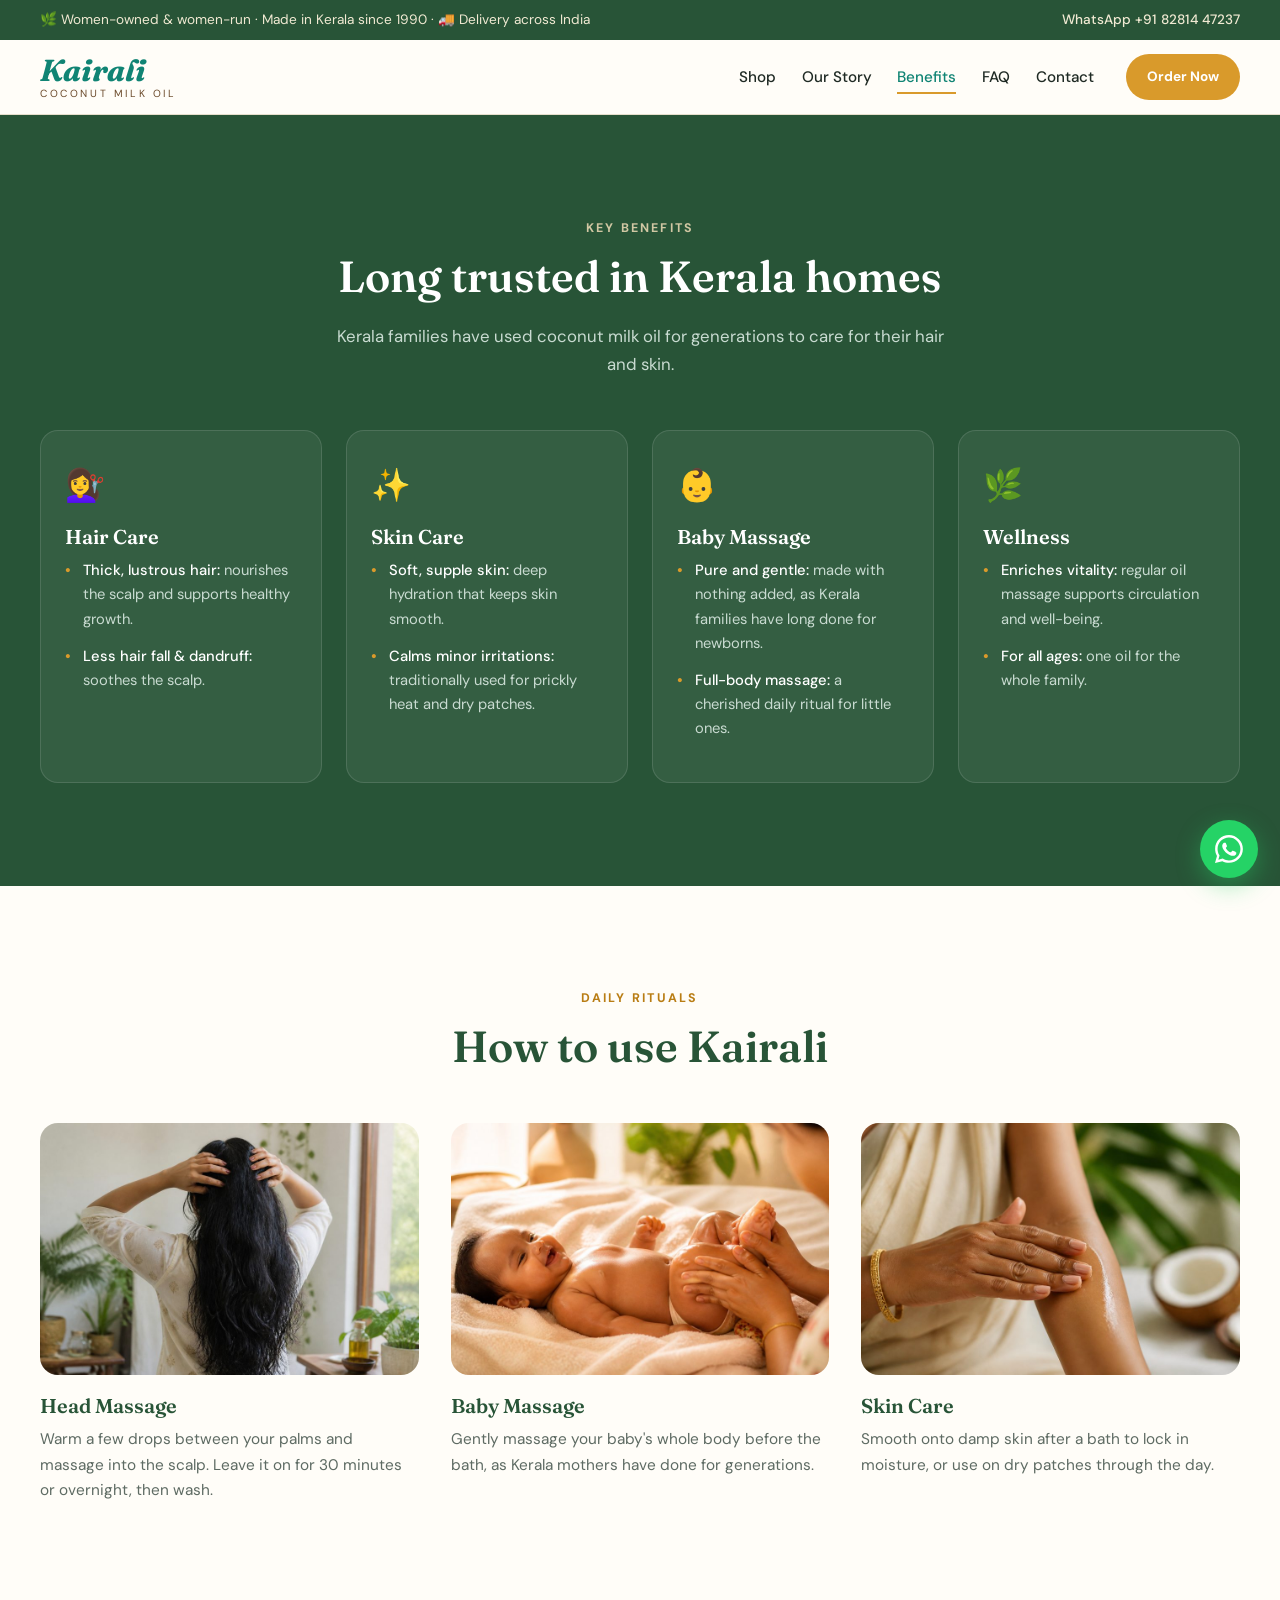
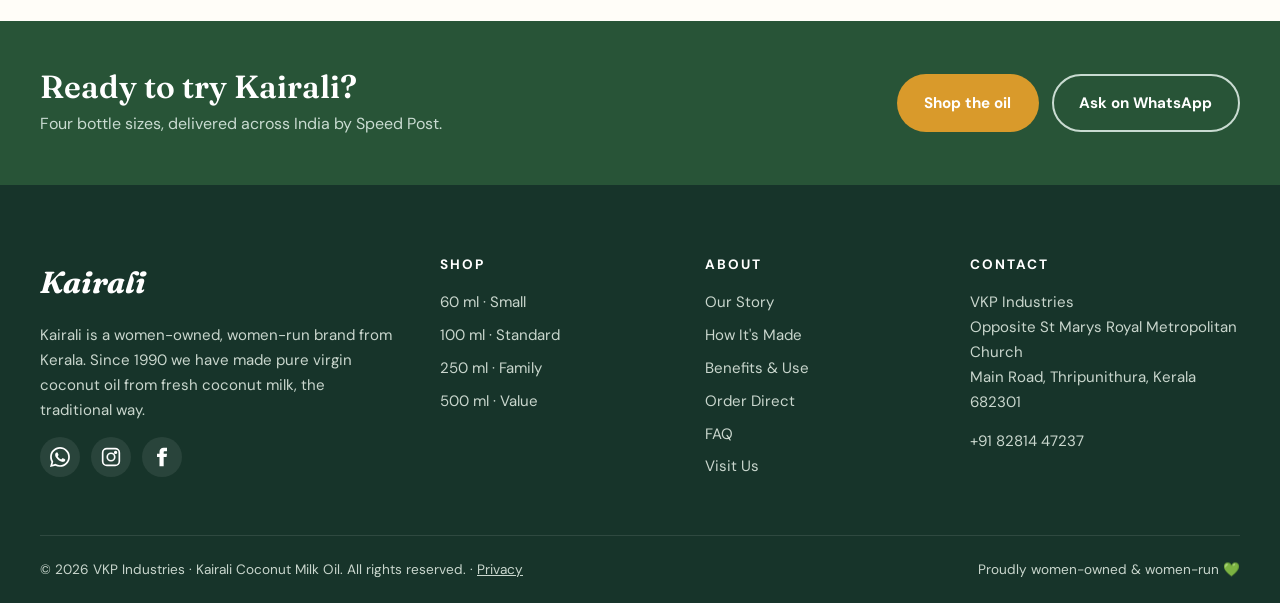
<file: benefits.html>
<!DOCTYPE html>
<html lang="en">
<head>
  <meta charset="utf-8">
  <meta name="viewport" content="width=device-width, initial-scale=1">
  <title>Benefits & How to Use | Kairali Coconut Milk Oil</title>
  <meta name="description" content="How Kerala families use coconut milk oil for hair care, skin care and baby massage, with simple daily rituals.">
  <meta name="theme-color" content="#108474">
  <link rel="canonical" href="https://vkpindustries.com/benefits.html">
  <meta property="og:url" content="https://vkpindustries.com/benefits.html">

  <!-- Open Graph / social preview -->
  <meta property="og:title" content="Benefits & How to Use | Kairali Coconut Milk Oil">
  <meta property="og:description" content="How Kerala families use coconut milk oil for hair care, skin care and baby massage, with simple daily rituals.">
  <meta property="og:type" content="website">
  <meta property="og:image" content="https://vkpindustries.com/assets/img/og-image.jpg">
  <meta property="og:image:width" content="1200">
  <meta property="og:image:height" content="630">
  <meta property="og:image:alt" content="Kairali Coconut Milk Oil bottles with coconuts">
  <meta name="twitter:card" content="summary_large_image">

  <link rel="icon" href="assets/img/favicon.svg" type="image/svg+xml">
  <link rel="preconnect" href="https://fonts.googleapis.com">
  <link rel="preconnect" href="https://fonts.gstatic.com" crossorigin>
  <link href="https://fonts.googleapis.com/css2?family=Fraunces:ital,opsz,wght@0,9..144,400;0,9..144,600;0,9..144,700;1,9..144,400&family=DM+Sans:wght@400;500;700&family=Manjari:wght@400;700&display=swap" rel="stylesheet">
  <link rel="stylesheet" href="assets/css/style.css">

  <!-- Google Analytics 4 -->
  <script async src="https://www.googletagmanager.com/gtag/js?id=G-FZWK9EPHVR"></script>
  <script>
    window.dataLayer = window.dataLayer || [];
    function gtag(){dataLayer.push(arguments);}
    gtag('js', new Date());
    gtag('config', 'G-FZWK9EPHVR');
    // used by main.js / order.js to record key actions
    function track(name, params) { gtag('event', name, params || {}); }
  </script>

</head>
<body class="page-sub">

  <!-- ============ ANNOUNCEMENT BAR ============ -->
  <div class="announce">
    <div class="container announce__inner">
      <span>🌿 Women-owned &amp; women-run · Made in Kerala since 1990 · 🚚 Delivery across India</span>
      <span class="announce__contact">
        <a href="https://wa.me/918281447237">WhatsApp +91 82814 47237</a>
      </span>
    </div>
  </div>

  <!-- ============ HEADER ============ -->
  <header class="header" id="top">
    <div class="container header__inner">
      <a href="./" class="logo" aria-label="Kairali home">
        <span class="logo__mark">Kairali</span>
        <span class="logo__sub">Coconut Milk Oil</span>
      </a>

      <nav class="nav" id="nav" aria-label="Main">
        <a href="./#shop">Shop</a>
        <a href="about.html">Our Story</a>
        <a href="benefits.html" aria-current="page">Benefits</a>
        <a href="faq.html">FAQ</a>
        <a href="contact.html">Contact</a>
      </nav>

      <a href="./#order" class="btn btn--small btn--accent header__cta" id="headerCta">Order Now <span class="cart-count" id="cartCount" hidden>0</span></a>
      <button class="nav-toggle" aria-label="Open menu" aria-expanded="false" aria-controls="nav">
        <span></span><span></span><span></span>
      </button>
    </div>
  </header>

  <main>

    <!-- ============ BENEFITS ============ -->
    <section class="section section--teal" id="benefits">
      <div class="container">
        <div class="section__head section__head--light">
          <p class="eyebrow">Key Benefits</p>
          <h1 class="h2">Long trusted in Kerala homes</h1>
          <p>Kerala families have used coconut milk oil for generations to care for their hair and skin.</p>
        </div>
        <div class="benefits">
          <div class="benefit">
            <span class="benefit__icon">💇‍♀️</span>
            <h3>Hair Care</h3>
            <ul>
              <li><strong>Thick, lustrous hair:</strong> nourishes the scalp and supports healthy growth.</li>
              <li><strong>Less hair fall &amp; dandruff:</strong> soothes the scalp.</li>
            </ul>
          </div>
          <div class="benefit">
            <span class="benefit__icon">✨</span>
            <h3>Skin Care</h3>
            <ul>
              <li><strong>Soft, supple skin:</strong> deep hydration that keeps skin smooth.</li>
              <li><strong>Calms minor irritations:</strong> traditionally used for prickly heat and dry patches.</li>
            </ul>
          </div>
          <div class="benefit">
            <span class="benefit__icon">👶</span>
            <h3>Baby Massage</h3>
            <ul>
              <li><strong>Pure and gentle:</strong> made with nothing added, as Kerala families have long done for newborns.</li>
              <li><strong>Full-body massage:</strong> a cherished daily ritual for little ones.</li>
            </ul>
          </div>
          <div class="benefit">
            <span class="benefit__icon">🌿</span>
            <h3>Wellness</h3>
            <ul>
              <li><strong>Enriches vitality:</strong> regular oil massage supports circulation and well-being.</li>
              <li><strong>For all ages:</strong> one oil for the whole family.</li>
            </ul>
          </div>
        </div>
      </div>
    </section>

    <!-- ============ HOW TO USE ============ -->
    <section class="section" id="use">
      <div class="container">
        <div class="section__head">
          <p class="eyebrow">Daily Rituals</p>
          <h2>How to use Kairali</h2>
        </div>
        <div class="rituals">
          <div class="ritual">
            <div class="ph ph--wide is-loaded"><img src="assets/img/use-hair.jpg" alt="Woman massaging oil into hair / scalp" loading="lazy"></div>
            <h3>Head Massage</h3>
            <p>Warm a few drops between your palms and massage into the scalp. Leave it on for 30 minutes or overnight, then wash.</p>
          </div>
          <div class="ritual">
            <div class="ph ph--wide is-loaded"><img src="assets/img/use-baby.jpg" alt="Mother giving baby an oil massage" loading="lazy"></div>
            <h3>Baby Massage</h3>
            <p>Gently massage your baby's whole body before the bath, as Kerala mothers have done for generations.</p>
          </div>
          <div class="ritual">
            <div class="ph ph--wide is-loaded"><img src="assets/img/use-skin.jpg" alt="Applying oil to skin / hands" loading="lazy"></div>
            <h3>Skin Care</h3>
            <p>Smooth onto damp skin after a bath to lock in moisture, or use on dry patches through the day.</p>
          </div>
        </div>
      </div>
    </section>

    <!-- ============ CALL TO ACTION ============ -->
    <section class="cta-band">
      <div class="container cta-band__inner">
        <div>
          <h2>Ready to try Kairali?</h2>
          <p>Four bottle sizes, delivered across India by Speed Post.</p>
        </div>
        <div class="cta-band__actions">
          <a href="./#shop" class="btn btn--accent">Shop the oil</a>
          <a href="https://wa.me/918281447237" class="btn btn--ghost-light" target="_blank" rel="noopener">Ask on WhatsApp</a>
        </div>
      </div>
    </section>

  </main>

  <!-- ============ FOOTER ============ -->
  <footer class="footer">
    <div class="container footer__grid">
      <div class="footer__brand">
        <span class="logo__mark logo__mark--light">Kairali</span>
        <p>Kairali is a women-owned, women-run brand from Kerala. Since 1990 we have made pure virgin coconut oil from fresh coconut milk, the traditional way.</p>
        <div class="social">
          <a href="https://wa.me/918281447237" target="_blank" rel="noopener" aria-label="WhatsApp">
            <svg viewBox="0 0 24 24" width="20" height="20" fill="currentColor"><path d="M17.5 14.4c-.3-.1-1.7-.8-2-.9-.3-.1-.5-.1-.7.1-.2.3-.8.9-.9 1.1-.2.2-.3.2-.6.1-.3-.1-1.2-.5-2.3-1.4-.9-.8-1.4-1.7-1.6-2-.2-.3 0-.5.1-.6l.4-.5c.1-.2.2-.3.3-.5.1-.2 0-.4 0-.5l-.9-2.2c-.2-.6-.5-.5-.7-.5h-.6c-.2 0-.5.1-.8.4-.3.3-1 1-1 2.5s1.1 2.9 1.2 3.1c.1.2 2.1 3.2 5.1 4.5.7.3 1.3.5 1.7.6.7.2 1.4.2 1.9.1.6-.1 1.7-.7 2-1.4.2-.7.2-1.2.2-1.4-.1-.1-.3-.2-.6-.3zM12 21.8c-1.8 0-3.5-.5-5-1.4l-.4-.2-3.7 1 1-3.6-.2-.4c-1-1.6-1.5-3.4-1.5-5.2 0-5.4 4.4-9.8 9.8-9.8 2.6 0 5.1 1 6.9 2.9 1.8 1.8 2.9 4.3 2.9 6.9 0 5.4-4.4 9.8-9.8 9.8zM20.4 3.6C18.1 1.3 15.1 0 12 0 5.4 0 .1 5.3.1 11.9c0 2.1.6 4.2 1.6 6L0 24l6.3-1.6c1.7.9 3.7 1.4 5.7 1.4 6.6 0 11.9-5.3 11.9-11.9 0-3.2-1.2-6.2-3.5-8.3z"/></svg>
          </a>
          <a href="https://www.instagram.com/kairali_oil/" target="_blank" rel="noopener" aria-label="Instagram">
            <svg viewBox="0 0 24 24" width="20" height="20" fill="none" stroke="currentColor" stroke-width="2"><rect x="2" y="2" width="20" height="20" rx="5"/><circle cx="12" cy="12" r="4.5"/><circle cx="17.5" cy="6.5" r="1" fill="currentColor"/></svg>
          </a>
          <a href="https://www.facebook.com/kairalico/" target="_blank" rel="noopener" aria-label="Facebook">
            <svg viewBox="0 0 24 24" width="20" height="20" fill="currentColor"><path d="M14 8V6c0-.9.6-1 1-1h3V1h-4c-3.3 0-5 2.4-5 5v2H6v4h3v11h5V12h3.5l.5-4h-4z"/></svg>
          </a>
        </div>
      </div>
      <div>
        <h4>Shop</h4>
        <a href="./#shop">60 ml · Small</a>
        <a href="./#shop">100 ml · Standard</a>
        <a href="./#shop">250 ml · Family</a>
        <a href="./#shop">500 ml · Value</a>
      </div>
      <div>
        <h4>About</h4>
        <a href="about.html">Our Story</a>
        <a href="about.html#process">How It's Made</a>
        <a href="benefits.html">Benefits &amp; Use</a>
        <a href="./#order">Order Direct</a>
        <a href="faq.html">FAQ</a>
        <a href="contact.html">Visit Us</a>
      </div>
      <div>
        <h4>Contact</h4>
        <p>
          VKP Industries<br>
          Opposite St Marys Royal Metropolitan Church<br>
          Main Road, Thripunithura, Kerala 682301
        </p>
        <a href="https://wa.me/918281447237" target="_blank" rel="noopener">+91 82814 47237</a>
      </div>
    </div>
    <div class="container footer__bottom">
      <span>© <span id="year"></span> VKP Industries · Kairali Coconut Milk Oil. All rights reserved. · <a href="privacy.html">Privacy</a></span>
      <span>Proudly women-owned &amp; women-run 💚</span>
    </div>
  </footer>

  <a href="./#order" class="cartbar" id="cartBar" aria-live="polite">
    <span class="cartbar__info">🛒 <strong id="cartBarCount">0 bottles</strong> · <span id="cartBarTotal">₹0</span></span>
    <span class="cartbar__cta">View order →</span>
  </a>

  <a href="https://wa.me/918281447237?text=Hi%2C%20I%27d%20like%20to%20order%20Kairali%20Coconut%20Milk%20Oil" class="wa-float" target="_blank" rel="noopener" aria-label="Chat on WhatsApp">
    <svg viewBox="0 0 24 24" width="28" height="28" fill="currentColor"><path d="M17.5 14.4c-.3-.1-1.7-.8-2-.9-.3-.1-.5-.1-.7.1-.2.3-.8.9-.9 1.1-.2.2-.3.2-.6.1-.3-.1-1.2-.5-2.3-1.4-.9-.8-1.4-1.7-1.6-2-.2-.3 0-.5.1-.6l.4-.5c.1-.2.2-.3.3-.5.1-.2 0-.4 0-.5l-.9-2.2c-.2-.6-.5-.5-.7-.5h-.6c-.2 0-.5.1-.8.4-.3.3-1 1-1 2.5s1.1 2.9 1.2 3.1c.1.2 2.1 3.2 5.1 4.5.7.3 1.3.5 1.7.6.7.2 1.4.2 1.9.1.6-.1 1.7-.7 2-1.4.2-.7.2-1.2.2-1.4-.1-.1-.3-.2-.6-.3zM12 21.8c-1.8 0-3.5-.5-5-1.4l-.4-.2-3.7 1 1-3.6-.2-.4c-1-1.6-1.5-3.4-1.5-5.2 0-5.4 4.4-9.8 9.8-9.8 2.6 0 5.1 1 6.9 2.9 1.8 1.8 2.9 4.3 2.9 6.9 0 5.4-4.4 9.8-9.8 9.8zM20.4 3.6C18.1 1.3 15.1 0 12 0 5.4 0 .1 5.3.1 11.9c0 2.1.6 4.2 1.6 6L0 24l6.3-1.6c1.7.9 3.7 1.4 5.7 1.4 6.6 0 11.9-5.3 11.9-11.9 0-3.2-1.2-6.2-3.5-8.3z"/></svg>
  </a>

  <script src="assets/js/main.js"></script>
  <script src="assets/js/order.js"></script>
</body>
</html>
</file>
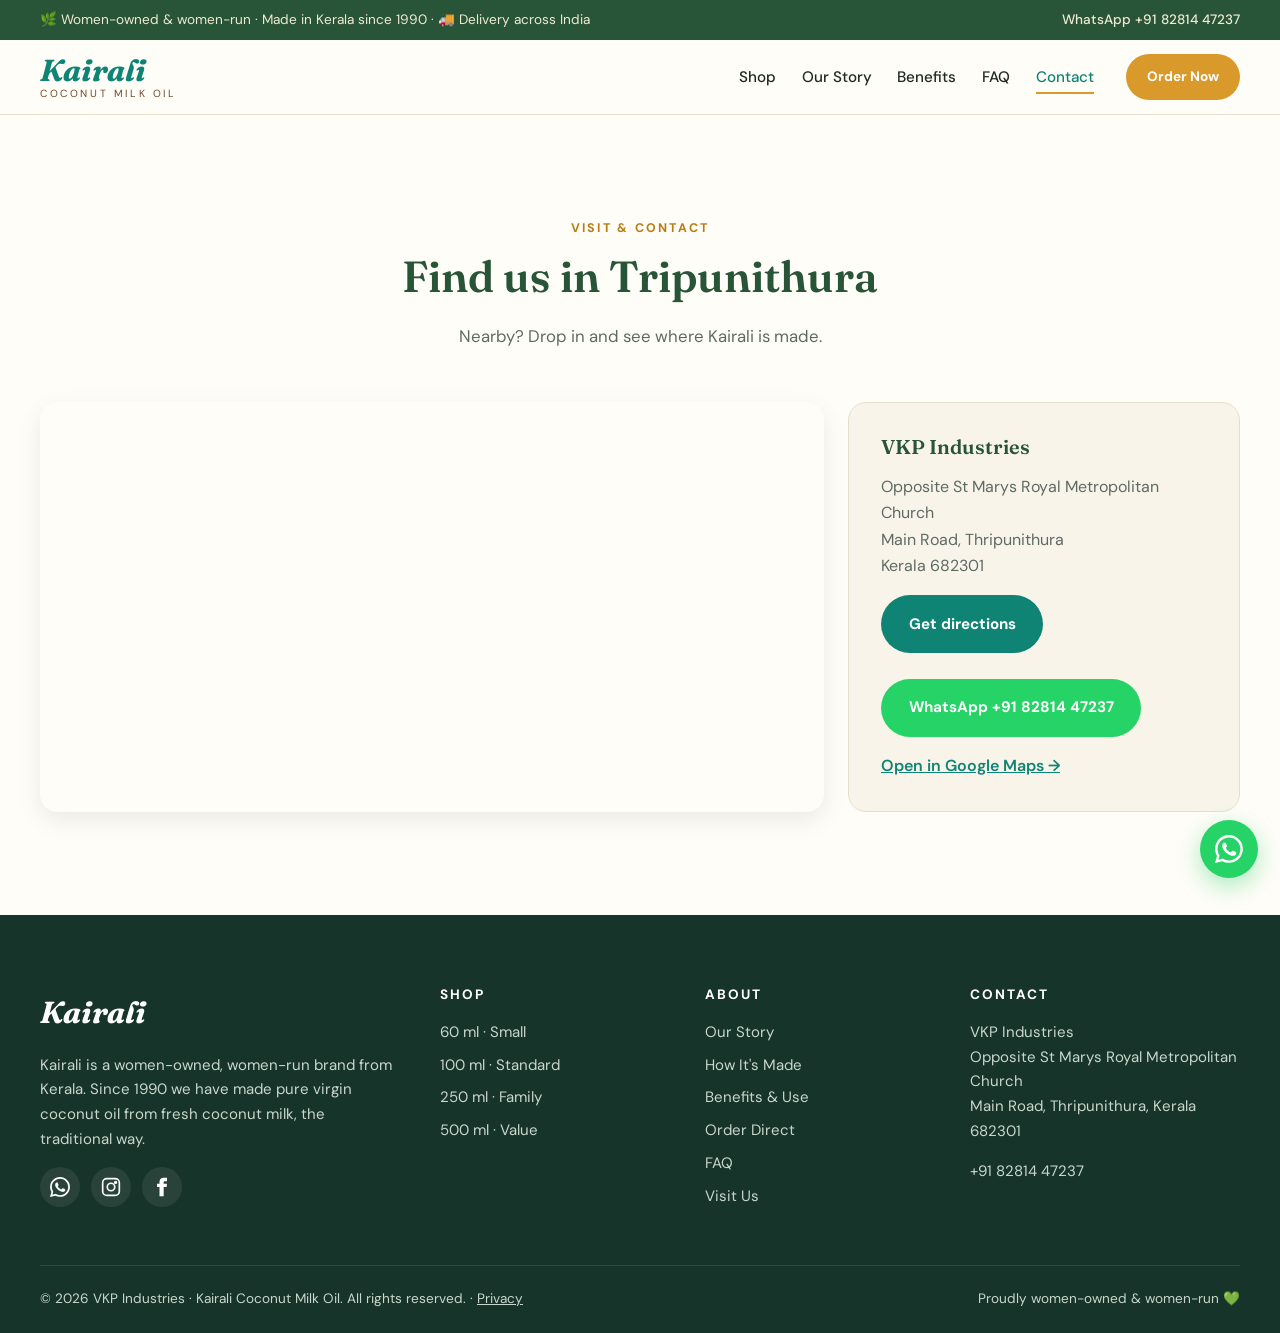
<file: contact.html>
<!DOCTYPE html>
<html lang="en">
<head>
  <meta charset="utf-8">
  <meta name="viewport" content="width=device-width, initial-scale=1">
  <title>Visit & Contact | Kairali Coconut Milk Oil</title>
  <meta name="description" content="Visit VKP Industries, makers of Kairali coconut milk oil, opposite St Marys Royal Metropolitan Church, Main Road, Thripunithura, Kerala 682301. Or message us on WhatsApp.">
  <meta name="theme-color" content="#108474">
  <link rel="canonical" href="https://vkpindustries.com/contact.html">
  <meta property="og:url" content="https://vkpindustries.com/contact.html">

  <!-- Open Graph / social preview -->
  <meta property="og:title" content="Visit & Contact | Kairali Coconut Milk Oil">
  <meta property="og:description" content="Visit VKP Industries, makers of Kairali coconut milk oil, opposite St Marys Royal Metropolitan Church, Main Road, Thripunithura, Kerala 682301. Or message us on WhatsApp.">
  <meta property="og:type" content="website">
  <meta property="og:image" content="https://vkpindustries.com/assets/img/og-image.jpg">
  <meta property="og:image:width" content="1200">
  <meta property="og:image:height" content="630">
  <meta property="og:image:alt" content="Kairali Coconut Milk Oil bottles with coconuts">
  <meta name="twitter:card" content="summary_large_image">

  <link rel="icon" href="assets/img/favicon.svg" type="image/svg+xml">
  <link rel="preconnect" href="https://fonts.googleapis.com">
  <link rel="preconnect" href="https://fonts.gstatic.com" crossorigin>
  <link href="https://fonts.googleapis.com/css2?family=Fraunces:ital,opsz,wght@0,9..144,400;0,9..144,600;0,9..144,700;1,9..144,400&family=DM+Sans:wght@400;500;700&family=Manjari:wght@400;700&display=swap" rel="stylesheet">
  <link rel="stylesheet" href="assets/css/style.css">

  <!-- Google Analytics 4 -->
  <script async src="https://www.googletagmanager.com/gtag/js?id=G-FZWK9EPHVR"></script>
  <script>
    window.dataLayer = window.dataLayer || [];
    function gtag(){dataLayer.push(arguments);}
    gtag('js', new Date());
    gtag('config', 'G-FZWK9EPHVR');
    // used by main.js / order.js to record key actions
    function track(name, params) { gtag('event', name, params || {}); }
  </script>

  <script type="application/ld+json">
  {
    "@context": "https://schema.org",
    "@type": "Organization",
    "name": "VKP Industries – Kairali Coconut Milk Oil",
    "foundingDate": "1990",
    "founder": { "@type": "Person", "name": "Subi Prince" },
    "address": { "@type": "PostalAddress", "streetAddress": "Opposite St Marys Royal Metropolitan Church, Main Road", "addressLocality": "Tripunithura", "postalCode": "682301", "addressRegion": "Kerala", "addressCountry": "IN" },
    "location": { "@type": "Place", "geo": { "@type": "GeoCoordinates", "latitude": 9.945680587882705, "longitude": 76.34852240763396 } },
    "telephone": "+91-8281447237",
    "sameAs": ["https://www.facebook.com/kairalico/", "https://www.instagram.com/kairali_oil/"]
  }
  </script>
</head>
<body class="page-sub">

  <!-- ============ ANNOUNCEMENT BAR ============ -->
  <div class="announce">
    <div class="container announce__inner">
      <span>🌿 Women-owned &amp; women-run · Made in Kerala since 1990 · 🚚 Delivery across India</span>
      <span class="announce__contact">
        <a href="https://wa.me/918281447237">WhatsApp +91 82814 47237</a>
      </span>
    </div>
  </div>

  <!-- ============ HEADER ============ -->
  <header class="header" id="top">
    <div class="container header__inner">
      <a href="./" class="logo" aria-label="Kairali home">
        <span class="logo__mark">Kairali</span>
        <span class="logo__sub">Coconut Milk Oil</span>
      </a>

      <nav class="nav" id="nav" aria-label="Main">
        <a href="./#shop">Shop</a>
        <a href="about.html">Our Story</a>
        <a href="benefits.html">Benefits</a>
        <a href="faq.html">FAQ</a>
        <a href="contact.html" aria-current="page">Contact</a>
      </nav>

      <a href="./#order" class="btn btn--small btn--accent header__cta" id="headerCta">Order Now <span class="cart-count" id="cartCount" hidden>0</span></a>
      <button class="nav-toggle" aria-label="Open menu" aria-expanded="false" aria-controls="nav">
        <span></span><span></span><span></span>
      </button>
    </div>
  </header>

  <main>

    <!-- ============ VISIT US ============ -->
    <section class="section" id="visit">
      <div class="container">
        <div class="section__head">
          <p class="eyebrow">Visit &amp; contact</p>
          <h1 class="h2">Find us in Tripunithura</h1>
          <p>Nearby? Drop in and see where Kairali is made.</p>
        </div>
        <div class="visit">
          <iframe
            class="visit__map"
            title="Map showing the Kairali (VKP Industries) office in Tripunithura"
            src="https://www.google.com/maps?q=9.945680587882705,76.34852240763396&z=16&output=embed"
            loading="lazy"
            referrerpolicy="no-referrer-when-downgrade"
            allowfullscreen></iframe>
          <div class="visit__card">
            <h3>VKP Industries</h3>
            <p>Opposite St Marys Royal Metropolitan Church<br>Main Road, Thripunithura<br>Kerala 682301</p>
            <a class="btn btn--primary" href="https://www.google.com/maps/dir/?api=1&destination=9.945680587882705,76.34852240763396" target="_blank" rel="noopener">Get directions</a>
            <a class="btn btn--wa" href="https://wa.me/918281447237" target="_blank" rel="noopener">WhatsApp +91 82814 47237</a>
            <a class="visit__link" href="https://www.google.com/maps/search/?api=1&query=9.945680587882705,76.34852240763396" target="_blank" rel="noopener">Open in Google Maps →</a>
          </div>
        </div>
      </div>
    </section>

  </main>

  <!-- ============ FOOTER ============ -->
  <footer class="footer">
    <div class="container footer__grid">
      <div class="footer__brand">
        <span class="logo__mark logo__mark--light">Kairali</span>
        <p>Kairali is a women-owned, women-run brand from Kerala. Since 1990 we have made pure virgin coconut oil from fresh coconut milk, the traditional way.</p>
        <div class="social">
          <a href="https://wa.me/918281447237" target="_blank" rel="noopener" aria-label="WhatsApp">
            <svg viewBox="0 0 24 24" width="20" height="20" fill="currentColor"><path d="M17.5 14.4c-.3-.1-1.7-.8-2-.9-.3-.1-.5-.1-.7.1-.2.3-.8.9-.9 1.1-.2.2-.3.2-.6.1-.3-.1-1.2-.5-2.3-1.4-.9-.8-1.4-1.7-1.6-2-.2-.3 0-.5.1-.6l.4-.5c.1-.2.2-.3.3-.5.1-.2 0-.4 0-.5l-.9-2.2c-.2-.6-.5-.5-.7-.5h-.6c-.2 0-.5.1-.8.4-.3.3-1 1-1 2.5s1.1 2.9 1.2 3.1c.1.2 2.1 3.2 5.1 4.5.7.3 1.3.5 1.7.6.7.2 1.4.2 1.9.1.6-.1 1.7-.7 2-1.4.2-.7.2-1.2.2-1.4-.1-.1-.3-.2-.6-.3zM12 21.8c-1.8 0-3.5-.5-5-1.4l-.4-.2-3.7 1 1-3.6-.2-.4c-1-1.6-1.5-3.4-1.5-5.2 0-5.4 4.4-9.8 9.8-9.8 2.6 0 5.1 1 6.9 2.9 1.8 1.8 2.9 4.3 2.9 6.9 0 5.4-4.4 9.8-9.8 9.8zM20.4 3.6C18.1 1.3 15.1 0 12 0 5.4 0 .1 5.3.1 11.9c0 2.1.6 4.2 1.6 6L0 24l6.3-1.6c1.7.9 3.7 1.4 5.7 1.4 6.6 0 11.9-5.3 11.9-11.9 0-3.2-1.2-6.2-3.5-8.3z"/></svg>
          </a>
          <a href="https://www.instagram.com/kairali_oil/" target="_blank" rel="noopener" aria-label="Instagram">
            <svg viewBox="0 0 24 24" width="20" height="20" fill="none" stroke="currentColor" stroke-width="2"><rect x="2" y="2" width="20" height="20" rx="5"/><circle cx="12" cy="12" r="4.5"/><circle cx="17.5" cy="6.5" r="1" fill="currentColor"/></svg>
          </a>
          <a href="https://www.facebook.com/kairalico/" target="_blank" rel="noopener" aria-label="Facebook">
            <svg viewBox="0 0 24 24" width="20" height="20" fill="currentColor"><path d="M14 8V6c0-.9.6-1 1-1h3V1h-4c-3.3 0-5 2.4-5 5v2H6v4h3v11h5V12h3.5l.5-4h-4z"/></svg>
          </a>
        </div>
      </div>
      <div>
        <h4>Shop</h4>
        <a href="./#shop">60 ml · Small</a>
        <a href="./#shop">100 ml · Standard</a>
        <a href="./#shop">250 ml · Family</a>
        <a href="./#shop">500 ml · Value</a>
      </div>
      <div>
        <h4>About</h4>
        <a href="about.html">Our Story</a>
        <a href="about.html#process">How It's Made</a>
        <a href="benefits.html">Benefits &amp; Use</a>
        <a href="./#order">Order Direct</a>
        <a href="faq.html">FAQ</a>
        <a href="contact.html">Visit Us</a>
      </div>
      <div>
        <h4>Contact</h4>
        <p>
          VKP Industries<br>
          Opposite St Marys Royal Metropolitan Church<br>
          Main Road, Thripunithura, Kerala 682301
        </p>
        <a href="https://wa.me/918281447237" target="_blank" rel="noopener">+91 82814 47237</a>
      </div>
    </div>
    <div class="container footer__bottom">
      <span>© <span id="year"></span> VKP Industries · Kairali Coconut Milk Oil. All rights reserved. · <a href="privacy.html">Privacy</a></span>
      <span>Proudly women-owned &amp; women-run 💚</span>
    </div>
  </footer>

  <a href="./#order" class="cartbar" id="cartBar" aria-live="polite">
    <span class="cartbar__info">🛒 <strong id="cartBarCount">0 bottles</strong> · <span id="cartBarTotal">₹0</span></span>
    <span class="cartbar__cta">View order →</span>
  </a>

  <a href="https://wa.me/918281447237?text=Hi%2C%20I%27d%20like%20to%20order%20Kairali%20Coconut%20Milk%20Oil" class="wa-float" target="_blank" rel="noopener" aria-label="Chat on WhatsApp">
    <svg viewBox="0 0 24 24" width="28" height="28" fill="currentColor"><path d="M17.5 14.4c-.3-.1-1.7-.8-2-.9-.3-.1-.5-.1-.7.1-.2.3-.8.9-.9 1.1-.2.2-.3.2-.6.1-.3-.1-1.2-.5-2.3-1.4-.9-.8-1.4-1.7-1.6-2-.2-.3 0-.5.1-.6l.4-.5c.1-.2.2-.3.3-.5.1-.2 0-.4 0-.5l-.9-2.2c-.2-.6-.5-.5-.7-.5h-.6c-.2 0-.5.1-.8.4-.3.3-1 1-1 2.5s1.1 2.9 1.2 3.1c.1.2 2.1 3.2 5.1 4.5.7.3 1.3.5 1.7.6.7.2 1.4.2 1.9.1.6-.1 1.7-.7 2-1.4.2-.7.2-1.2.2-1.4-.1-.1-.3-.2-.6-.3zM12 21.8c-1.8 0-3.5-.5-5-1.4l-.4-.2-3.7 1 1-3.6-.2-.4c-1-1.6-1.5-3.4-1.5-5.2 0-5.4 4.4-9.8 9.8-9.8 2.6 0 5.1 1 6.9 2.9 1.8 1.8 2.9 4.3 2.9 6.9 0 5.4-4.4 9.8-9.8 9.8zM20.4 3.6C18.1 1.3 15.1 0 12 0 5.4 0 .1 5.3.1 11.9c0 2.1.6 4.2 1.6 6L0 24l6.3-1.6c1.7.9 3.7 1.4 5.7 1.4 6.6 0 11.9-5.3 11.9-11.9 0-3.2-1.2-6.2-3.5-8.3z"/></svg>
  </a>

  <script src="assets/js/main.js"></script>
  <script src="assets/js/order.js"></script>
</body>
</html>
</file>
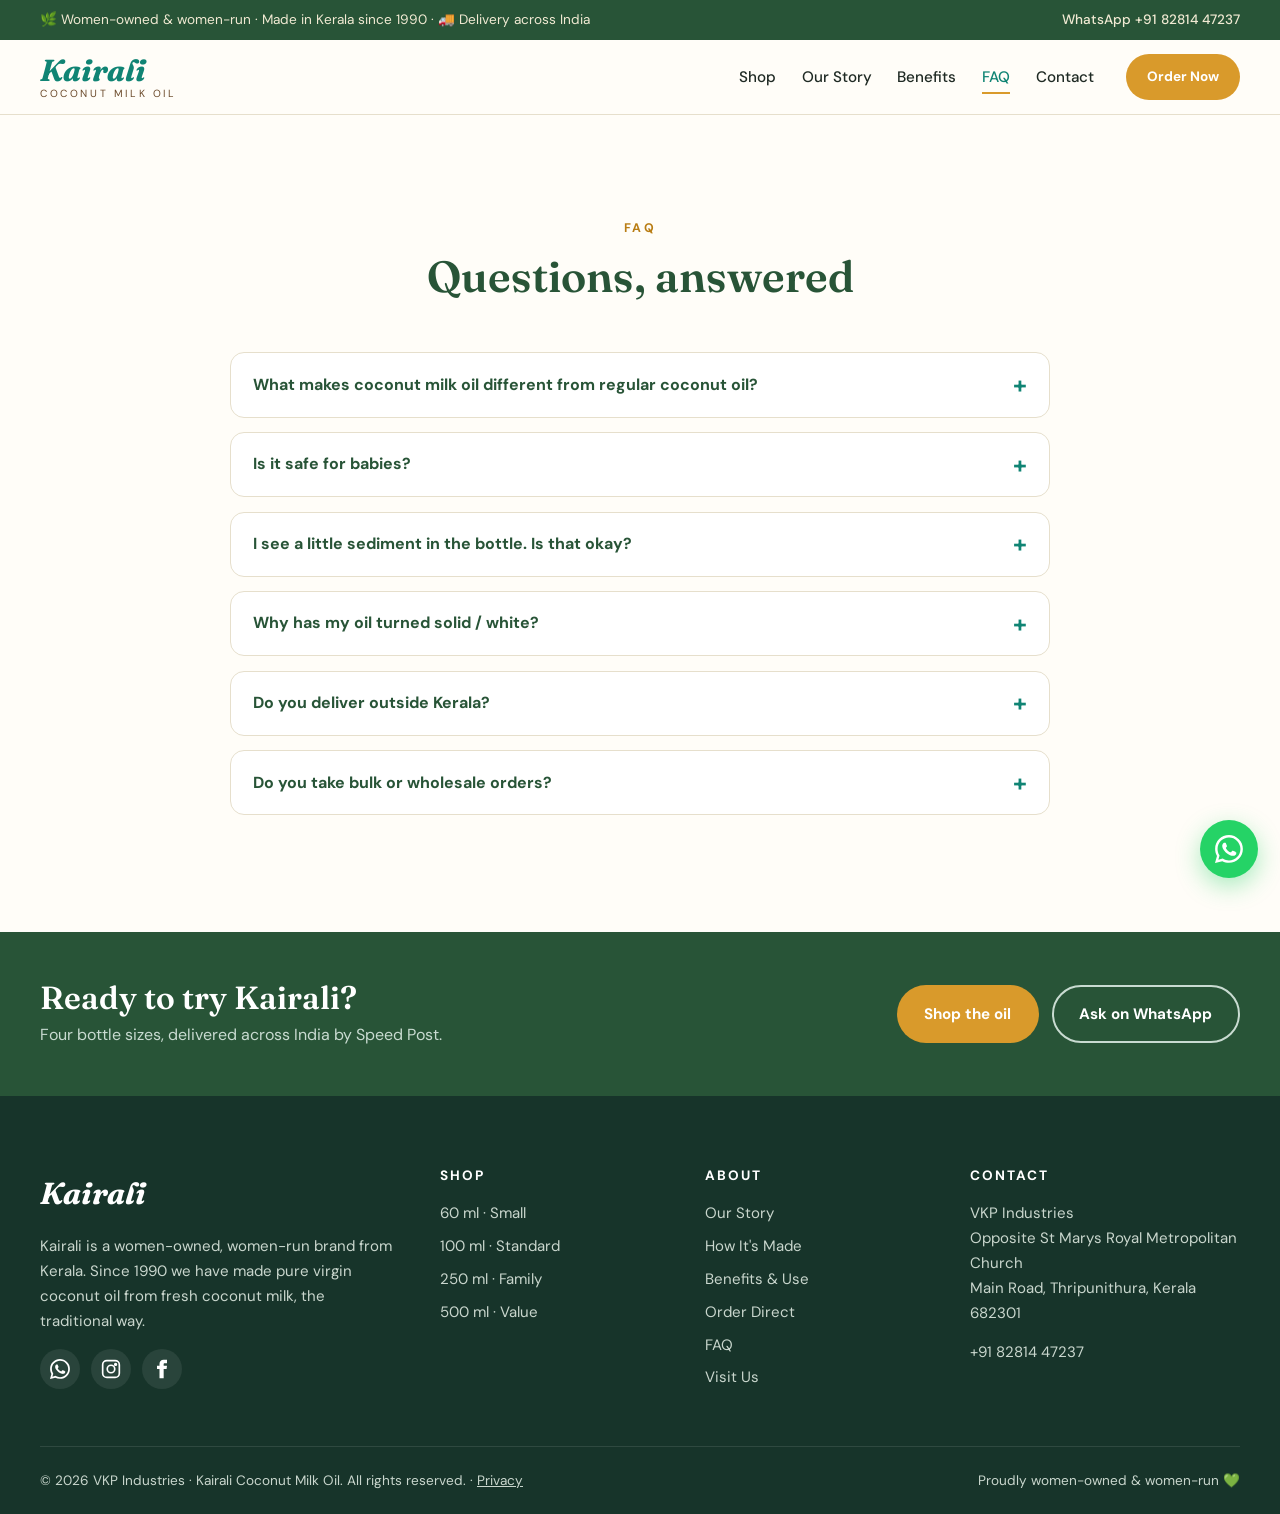
<file: faq.html>
<!DOCTYPE html>
<html lang="en">
<head>
  <meta charset="utf-8">
  <meta name="viewport" content="width=device-width, initial-scale=1">
  <title>FAQ | Kairali Coconut Milk Oil</title>
  <meta name="description" content="Answers about Kairali coconut milk oil: how it differs from regular coconut oil, use for babies, sediment, solid oil and delivery across India.">
  <meta name="theme-color" content="#108474">
  <link rel="canonical" href="https://vkpindustries.com/faq.html">
  <meta property="og:url" content="https://vkpindustries.com/faq.html">

  <!-- Open Graph / social preview -->
  <meta property="og:title" content="FAQ | Kairali Coconut Milk Oil">
  <meta property="og:description" content="Answers about Kairali coconut milk oil: how it differs from regular coconut oil, use for babies, sediment, solid oil and delivery across India.">
  <meta property="og:type" content="website">
  <meta property="og:image" content="https://vkpindustries.com/assets/img/og-image.jpg">
  <meta property="og:image:width" content="1200">
  <meta property="og:image:height" content="630">
  <meta property="og:image:alt" content="Kairali Coconut Milk Oil bottles with coconuts">
  <meta name="twitter:card" content="summary_large_image">

  <link rel="icon" href="assets/img/favicon.svg" type="image/svg+xml">
  <link rel="preconnect" href="https://fonts.googleapis.com">
  <link rel="preconnect" href="https://fonts.gstatic.com" crossorigin>
  <link href="https://fonts.googleapis.com/css2?family=Fraunces:ital,opsz,wght@0,9..144,400;0,9..144,600;0,9..144,700;1,9..144,400&family=DM+Sans:wght@400;500;700&family=Manjari:wght@400;700&display=swap" rel="stylesheet">
  <link rel="stylesheet" href="assets/css/style.css">

  <!-- Google Analytics 4 -->
  <script async src="https://www.googletagmanager.com/gtag/js?id=G-FZWK9EPHVR"></script>
  <script>
    window.dataLayer = window.dataLayer || [];
    function gtag(){dataLayer.push(arguments);}
    gtag('js', new Date());
    gtag('config', 'G-FZWK9EPHVR');
    // used by main.js / order.js to record key actions
    function track(name, params) { gtag('event', name, params || {}); }
  </script>

</head>
<body class="page-sub">

  <!-- ============ ANNOUNCEMENT BAR ============ -->
  <div class="announce">
    <div class="container announce__inner">
      <span>🌿 Women-owned &amp; women-run · Made in Kerala since 1990 · 🚚 Delivery across India</span>
      <span class="announce__contact">
        <a href="https://wa.me/918281447237">WhatsApp +91 82814 47237</a>
      </span>
    </div>
  </div>

  <!-- ============ HEADER ============ -->
  <header class="header" id="top">
    <div class="container header__inner">
      <a href="./" class="logo" aria-label="Kairali home">
        <span class="logo__mark">Kairali</span>
        <span class="logo__sub">Coconut Milk Oil</span>
      </a>

      <nav class="nav" id="nav" aria-label="Main">
        <a href="./#shop">Shop</a>
        <a href="about.html">Our Story</a>
        <a href="benefits.html">Benefits</a>
        <a href="faq.html" aria-current="page">FAQ</a>
        <a href="contact.html">Contact</a>
      </nav>

      <a href="./#order" class="btn btn--small btn--accent header__cta" id="headerCta">Order Now <span class="cart-count" id="cartCount" hidden>0</span></a>
      <button class="nav-toggle" aria-label="Open menu" aria-expanded="false" aria-controls="nav">
        <span></span><span></span><span></span>
      </button>
    </div>
  </header>

  <main>

    <!-- ============ FAQ ============ -->
    <section class="section" id="faq">
      <div class="container container--narrow">
        <div class="section__head">
          <p class="eyebrow">FAQ</p>
          <h1 class="h2">Questions, answered</h1>
        </div>
        <div class="faq">
          <details>
            <summary>What makes coconut milk oil different from regular coconut oil?</summary>
            <p>Regular coconut oil is usually pressed from dried copra. Kairali is made from <strong>fresh coconut milk</strong>, cooked by traditional methods. This gives it a pleasant natural aroma and keeps the goodness of fresh coconut.</p>
          </details>
          <details>
            <summary>Is it safe for babies?</summary>
            <p>Yes. Kairali has no additives or preservatives, and Kerala families have used this kind of oil for newborn massage for generations. As with any new product, do a small patch test first.</p>
          </details>
          <details>
            <summary>I see a little sediment in the bottle. Is that okay?</summary>
            <p>Yes. Kairali is pure oil with nothing added, so a little natural sediment can settle at the bottom. It does not mean the quality has gone down.</p>
          </details>
          <details>
            <summary>Why has my oil turned solid / white?</summary>
            <p>Pure coconut oil naturally turns solid below about 24°C. Keep the bottle in warm water for a few minutes and it will turn liquid again. This is a sign of purity.</p>
          </details>
          <details>
            <summary>Do you deliver outside Kerala?</summary>
            <p>Yes, we offer delivery across India by India Post Speed Post. Enter your pincode at <a href="./#order">checkout</a> to see the exact delivery charge.</p>
          </details>
          <details>
            <summary>Do you take bulk or wholesale orders?</summary>
            <p>Message us on <a href="https://wa.me/918281447237" target="_blank" rel="noopener">WhatsApp</a> for bulk, retail or gifting enquiries.</p>
          </details>
        </div>
      </div>
    </section>

    <!-- ============ CALL TO ACTION ============ -->
    <section class="cta-band">
      <div class="container cta-band__inner">
        <div>
          <h2>Ready to try Kairali?</h2>
          <p>Four bottle sizes, delivered across India by Speed Post.</p>
        </div>
        <div class="cta-band__actions">
          <a href="./#shop" class="btn btn--accent">Shop the oil</a>
          <a href="https://wa.me/918281447237" class="btn btn--ghost-light" target="_blank" rel="noopener">Ask on WhatsApp</a>
        </div>
      </div>
    </section>

  </main>

  <!-- ============ FOOTER ============ -->
  <footer class="footer">
    <div class="container footer__grid">
      <div class="footer__brand">
        <span class="logo__mark logo__mark--light">Kairali</span>
        <p>Kairali is a women-owned, women-run brand from Kerala. Since 1990 we have made pure virgin coconut oil from fresh coconut milk, the traditional way.</p>
        <div class="social">
          <a href="https://wa.me/918281447237" target="_blank" rel="noopener" aria-label="WhatsApp">
            <svg viewBox="0 0 24 24" width="20" height="20" fill="currentColor"><path d="M17.5 14.4c-.3-.1-1.7-.8-2-.9-.3-.1-.5-.1-.7.1-.2.3-.8.9-.9 1.1-.2.2-.3.2-.6.1-.3-.1-1.2-.5-2.3-1.4-.9-.8-1.4-1.7-1.6-2-.2-.3 0-.5.1-.6l.4-.5c.1-.2.2-.3.3-.5.1-.2 0-.4 0-.5l-.9-2.2c-.2-.6-.5-.5-.7-.5h-.6c-.2 0-.5.1-.8.4-.3.3-1 1-1 2.5s1.1 2.9 1.2 3.1c.1.2 2.1 3.2 5.1 4.5.7.3 1.3.5 1.7.6.7.2 1.4.2 1.9.1.6-.1 1.7-.7 2-1.4.2-.7.2-1.2.2-1.4-.1-.1-.3-.2-.6-.3zM12 21.8c-1.8 0-3.5-.5-5-1.4l-.4-.2-3.7 1 1-3.6-.2-.4c-1-1.6-1.5-3.4-1.5-5.2 0-5.4 4.4-9.8 9.8-9.8 2.6 0 5.1 1 6.9 2.9 1.8 1.8 2.9 4.3 2.9 6.9 0 5.4-4.4 9.8-9.8 9.8zM20.4 3.6C18.1 1.3 15.1 0 12 0 5.4 0 .1 5.3.1 11.9c0 2.1.6 4.2 1.6 6L0 24l6.3-1.6c1.7.9 3.7 1.4 5.7 1.4 6.6 0 11.9-5.3 11.9-11.9 0-3.2-1.2-6.2-3.5-8.3z"/></svg>
          </a>
          <a href="https://www.instagram.com/kairali_oil/" target="_blank" rel="noopener" aria-label="Instagram">
            <svg viewBox="0 0 24 24" width="20" height="20" fill="none" stroke="currentColor" stroke-width="2"><rect x="2" y="2" width="20" height="20" rx="5"/><circle cx="12" cy="12" r="4.5"/><circle cx="17.5" cy="6.5" r="1" fill="currentColor"/></svg>
          </a>
          <a href="https://www.facebook.com/kairalico/" target="_blank" rel="noopener" aria-label="Facebook">
            <svg viewBox="0 0 24 24" width="20" height="20" fill="currentColor"><path d="M14 8V6c0-.9.6-1 1-1h3V1h-4c-3.3 0-5 2.4-5 5v2H6v4h3v11h5V12h3.5l.5-4h-4z"/></svg>
          </a>
        </div>
      </div>
      <div>
        <h4>Shop</h4>
        <a href="./#shop">60 ml · Small</a>
        <a href="./#shop">100 ml · Standard</a>
        <a href="./#shop">250 ml · Family</a>
        <a href="./#shop">500 ml · Value</a>
      </div>
      <div>
        <h4>About</h4>
        <a href="about.html">Our Story</a>
        <a href="about.html#process">How It's Made</a>
        <a href="benefits.html">Benefits &amp; Use</a>
        <a href="./#order">Order Direct</a>
        <a href="faq.html">FAQ</a>
        <a href="contact.html">Visit Us</a>
      </div>
      <div>
        <h4>Contact</h4>
        <p>
          VKP Industries<br>
          Opposite St Marys Royal Metropolitan Church<br>
          Main Road, Thripunithura, Kerala 682301
        </p>
        <a href="https://wa.me/918281447237" target="_blank" rel="noopener">+91 82814 47237</a>
      </div>
    </div>
    <div class="container footer__bottom">
      <span>© <span id="year"></span> VKP Industries · Kairali Coconut Milk Oil. All rights reserved. · <a href="privacy.html">Privacy</a></span>
      <span>Proudly women-owned &amp; women-run 💚</span>
    </div>
  </footer>

  <a href="./#order" class="cartbar" id="cartBar" aria-live="polite">
    <span class="cartbar__info">🛒 <strong id="cartBarCount">0 bottles</strong> · <span id="cartBarTotal">₹0</span></span>
    <span class="cartbar__cta">View order →</span>
  </a>

  <a href="https://wa.me/918281447237?text=Hi%2C%20I%27d%20like%20to%20order%20Kairali%20Coconut%20Milk%20Oil" class="wa-float" target="_blank" rel="noopener" aria-label="Chat on WhatsApp">
    <svg viewBox="0 0 24 24" width="28" height="28" fill="currentColor"><path d="M17.5 14.4c-.3-.1-1.7-.8-2-.9-.3-.1-.5-.1-.7.1-.2.3-.8.9-.9 1.1-.2.2-.3.2-.6.1-.3-.1-1.2-.5-2.3-1.4-.9-.8-1.4-1.7-1.6-2-.2-.3 0-.5.1-.6l.4-.5c.1-.2.2-.3.3-.5.1-.2 0-.4 0-.5l-.9-2.2c-.2-.6-.5-.5-.7-.5h-.6c-.2 0-.5.1-.8.4-.3.3-1 1-1 2.5s1.1 2.9 1.2 3.1c.1.2 2.1 3.2 5.1 4.5.7.3 1.3.5 1.7.6.7.2 1.4.2 1.9.1.6-.1 1.7-.7 2-1.4.2-.7.2-1.2.2-1.4-.1-.1-.3-.2-.6-.3zM12 21.8c-1.8 0-3.5-.5-5-1.4l-.4-.2-3.7 1 1-3.6-.2-.4c-1-1.6-1.5-3.4-1.5-5.2 0-5.4 4.4-9.8 9.8-9.8 2.6 0 5.1 1 6.9 2.9 1.8 1.8 2.9 4.3 2.9 6.9 0 5.4-4.4 9.8-9.8 9.8zM20.4 3.6C18.1 1.3 15.1 0 12 0 5.4 0 .1 5.3.1 11.9c0 2.1.6 4.2 1.6 6L0 24l6.3-1.6c1.7.9 3.7 1.4 5.7 1.4 6.6 0 11.9-5.3 11.9-11.9 0-3.2-1.2-6.2-3.5-8.3z"/></svg>
  </a>

  <script src="assets/js/main.js"></script>
  <script src="assets/js/order.js"></script>
</body>
</html>
</file>
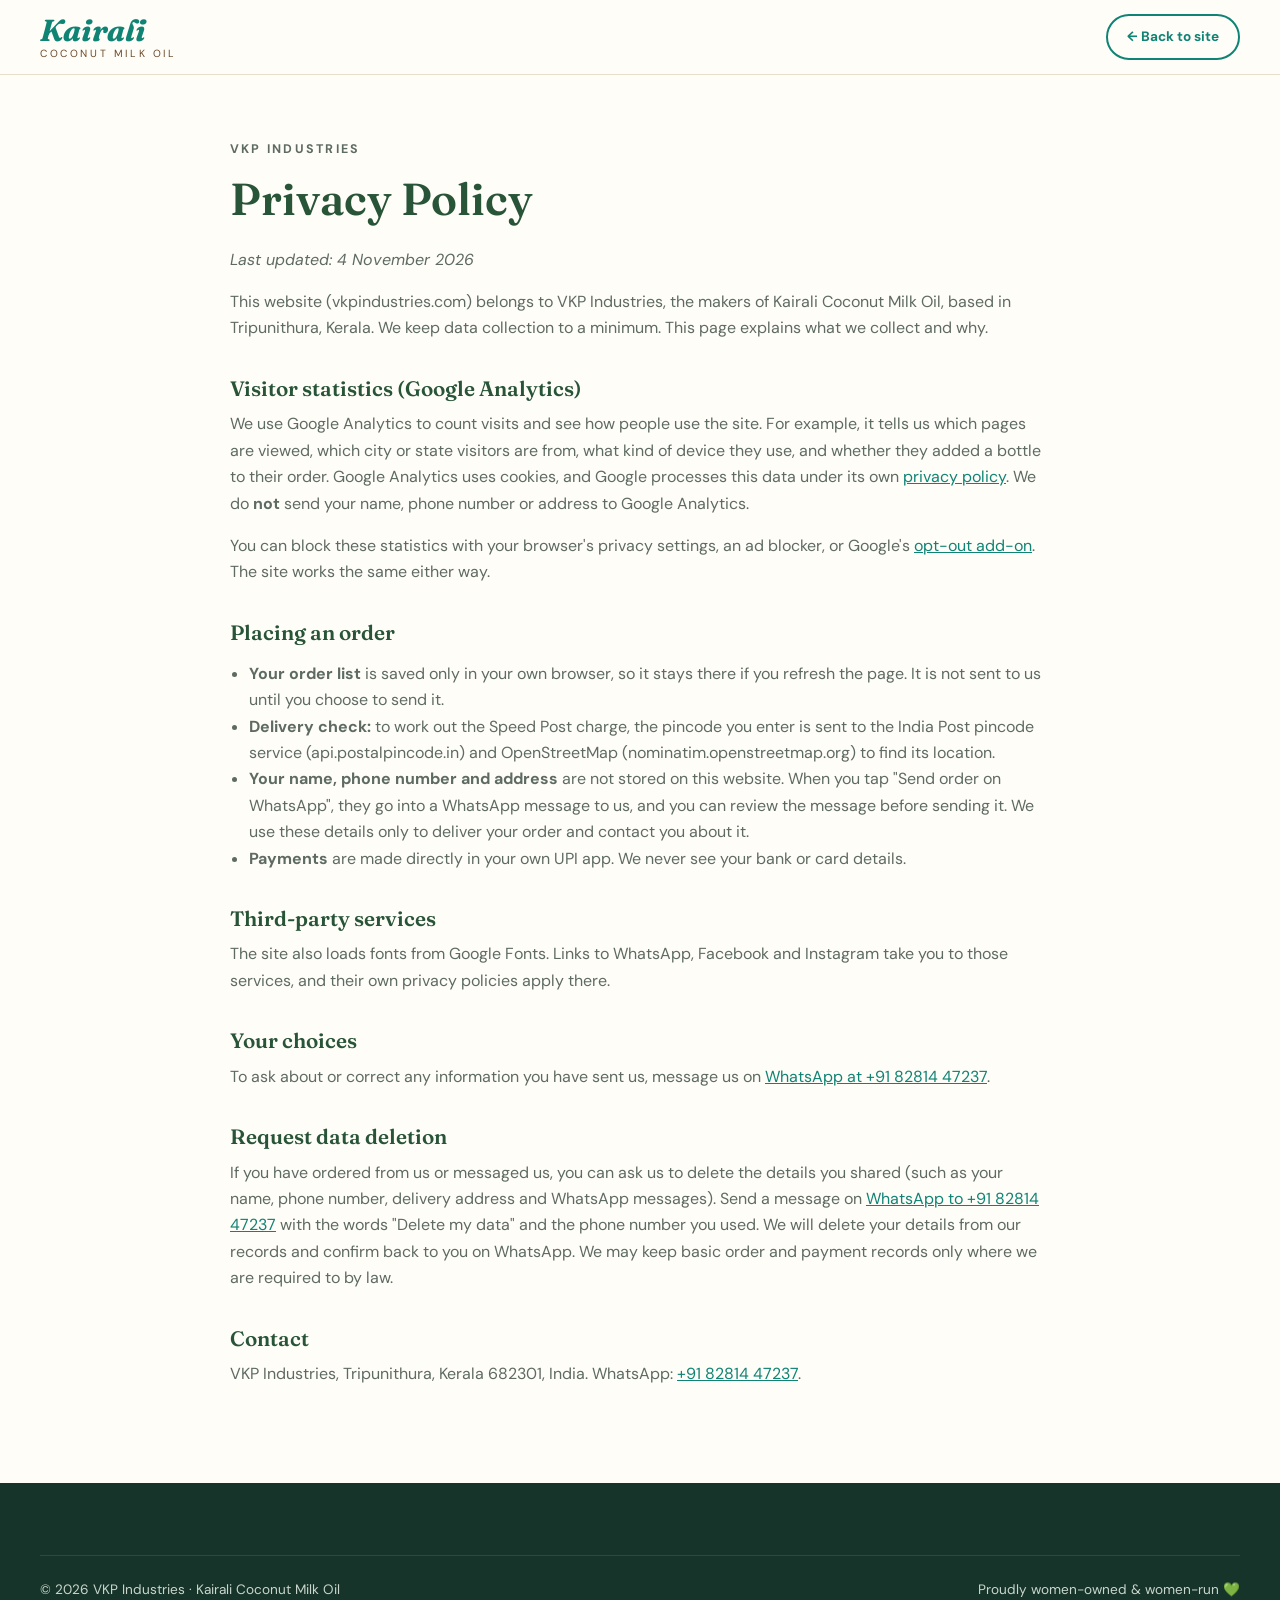
<file: privacy.html>
<!DOCTYPE html>
<html lang="en">
<head>
  <meta charset="utf-8">
  <meta name="viewport" content="width=device-width, initial-scale=1">
  <title>Privacy Policy | Kairali Coconut Milk Oil</title>
  <meta name="robots" content="noindex">
  <link rel="canonical" href="https://vkpindustries.com/privacy.html">
  <link rel="icon" href="assets/img/favicon.svg" type="image/svg+xml">
  <link rel="preconnect" href="https://fonts.googleapis.com">
  <link rel="preconnect" href="https://fonts.gstatic.com" crossorigin>
  <link href="https://fonts.googleapis.com/css2?family=Fraunces:ital,opsz,wght@0,9..144,600;1,9..144,400&family=DM+Sans:wght@400;500;700&display=swap" rel="stylesheet">
  <link rel="stylesheet" href="assets/css/style.css">

  <!-- Google Analytics 4 -->
  <script async src="https://www.googletagmanager.com/gtag/js?id=G-FZWK9EPHVR"></script>
  <script>
    window.dataLayer = window.dataLayer || [];
    function gtag(){dataLayer.push(arguments);}
    gtag('js', new Date());
    gtag('config', 'G-FZWK9EPHVR');
  </script>
  <style>
    .legal { padding: 4rem 0 5rem; }
    .legal h1 { font-size: clamp(2rem, 4vw, 2.8rem); }
    .legal h2 { font-size: 1.3rem; margin-top: 2.2rem; }
    .legal p, .legal li { color: var(--muted); }
    .legal ul { padding-left: 1.2rem; }
  </style>
</head>
<body>
  <header class="header">
    <div class="container header__inner">
      <a href="./" class="logo" aria-label="Kairali home">
        <span class="logo__mark">Kairali</span>
        <span class="logo__sub">Coconut Milk Oil</span>
      </a>
      <a href="./" class="btn btn--small btn--ghost" style="margin-left:auto">← Back to site</a>
    </div>
  </header>

  <main class="legal">
    <div class="container container--narrow">
      <p class="eyebrow">VKP Industries</p>
      <h1>Privacy Policy</h1>
      <p><em>Last updated: 4 November 2026</em></p>

      <p>This website (vkpindustries.com) belongs to VKP Industries, the makers of Kairali Coconut Milk Oil, based in Tripunithura, Kerala. We keep data collection to a minimum. This page explains what we collect and why.</p>

      <h2>Visitor statistics (Google Analytics)</h2>
      <p>We use Google Analytics to count visits and see how people use the site. For example, it tells us which pages are viewed, which city or state visitors are from, what kind of device they use, and whether they added a bottle to their order. Google Analytics uses cookies, and Google processes this data under its own <a href="https://policies.google.com/privacy" target="_blank" rel="noopener">privacy policy</a>. We do <strong>not</strong> send your name, phone number or address to Google Analytics.</p>
      <p>You can block these statistics with your browser's privacy settings, an ad blocker, or Google's <a href="https://tools.google.com/dlpage/gaoptout" target="_blank" rel="noopener">opt-out add-on</a>. The site works the same either way.</p>

      <h2>Placing an order</h2>
      <ul>
        <li><strong>Your order list</strong> is saved only in your own browser, so it stays there if you refresh the page. It is not sent to us until you choose to send it.</li>
        <li><strong>Delivery check:</strong> to work out the Speed Post charge, the pincode you enter is sent to the India Post pincode service (api.postalpincode.in) and OpenStreetMap (nominatim.openstreetmap.org) to find its location.</li>
        <li><strong>Your name, phone number and address</strong> are not stored on this website. When you tap "Send order on WhatsApp", they go into a WhatsApp message to us, and you can review the message before sending it. We use these details only to deliver your order and contact you about it.</li>
        <li><strong>Payments</strong> are made directly in your own UPI app. We never see your bank or card details.</li>
      </ul>

      <h2>Third-party services</h2>
      <p>The site also loads fonts from Google Fonts. Links to WhatsApp, Facebook and Instagram take you to those services, and their own privacy policies apply there.</p>

      <h2>Your choices</h2>
      <p>To ask about or correct any information you have sent us, message us on <a href="https://wa.me/918281447237">WhatsApp at +91 82814 47237</a>.</p>

      <h2 id="data-deletion">Request data deletion</h2>
      <p>If you have ordered from us or messaged us, you can ask us to delete the details you shared (such as your name, phone number, delivery address and WhatsApp messages). Send a message on <a href="https://wa.me/918281447237">WhatsApp to +91 82814 47237</a> with the words "Delete my data" and the phone number you used. We will delete your details from our records and confirm back to you on WhatsApp. We may keep basic order and payment records only where we are required to by law.</p>

      <h2>Contact</h2>
      <p>VKP Industries, Tripunithura, Kerala 682301, India. WhatsApp: <a href="https://wa.me/918281447237">+91 82814 47237</a>.</p>
    </div>
  </main>

  <footer class="footer">
    <div class="container footer__bottom">
      <span>© 2026 VKP Industries · Kairali Coconut Milk Oil</span>
      <span>Proudly women-owned &amp; women-run 💚</span>
    </div>
  </footer>
</body>
</html>
</file>
<file: assets/css/style.css>
/* =========================================================
   Kairali Coconut Milk Oil – stylesheet
   Palette inspired by thengacoco.com (teal + beige + deep green)
   with a warm golden "coconut oil" accent.
   ========================================================= */

:root {
  --teal:        #108474;   /* primary – Thenga teal */
  --teal-dark:   #0b5f54;
  --green-deep:  #285437;   /* deep leaf green */
  --green-soft:  #567c49;
  --beige:       #d1c7a3;   /* Thenga beige */
  --cream:       #f8f4ea;   /* coconut-milk cream */
  --cream-2:     #fffdf8;
  --gold:        #d99a2b;   /* golden oil accent */
  --gold-dark:   #b97d14;
  --brown:       #6b4a2b;   /* coconut shell */
  --ink:         #1f2a24;
  --muted:       #5e6b63;
  --line:        #e6dfcc;

  --font-head: "Fraunces", Georgia, serif;
  --font-body: "DM Sans", system-ui, -apple-system, sans-serif;
  --font-ml:   "Manjari", "Noto Sans Malayalam", sans-serif;

  --radius: 18px;
  --shadow: 0 10px 30px rgba(31, 42, 36, .08);
  --container: 1200px;
}

* { box-sizing: border-box; }
html { scroll-behavior: smooth; scroll-padding-top: 90px; overflow-x: hidden; }
@supports (overflow: clip) { html { overflow-x: clip; } }
body {
  margin: 0;
  font-family: var(--font-body);
  color: var(--ink);
  background: var(--cream-2);
  line-height: 1.65;
  -webkit-font-smoothing: antialiased;
}
img { max-width: 100%; display: block; }
a { color: var(--teal); }
h1, h2, h3, h4 { font-family: var(--font-head); line-height: 1.15; margin: 0 0 .5em; color: var(--green-deep); }
h1 { font-size: clamp(2.4rem, 5vw, 4rem); font-weight: 600; }
h1 em { color: var(--teal); font-style: italic; font-weight: 400; }
h2 { font-size: clamp(1.9rem, 3.4vw, 2.75rem); font-weight: 600; }
h3 { font-size: 1.25rem; font-weight: 600; }
h1.h2 { font-size: clamp(1.9rem, 3.4vw, 2.75rem); }
p { margin: 0 0 1em; }

.container { width: min(var(--container), 100% - 2.5rem); margin-inline: auto; }
.container--narrow { max-width: 820px; }

.eyebrow {
  font-family: var(--font-body);
  text-transform: uppercase;
  letter-spacing: .18em;
  font-size: .78rem;
  font-weight: 700;
  color: var(--gold-dark);
  margin-bottom: .8rem;
}

.todo { background: #fff3c4; color: #7a5b00; padding: 0 .3em; border-radius: 4px; font-style: normal; }

/* ---------- Buttons ---------- */
.btn {
  display: inline-flex; align-items: center; justify-content: center;
  gap: .5rem;
  padding: .9rem 1.6rem;
  border-radius: 999px;
  font-weight: 700;
  font-size: .95rem;
  text-decoration: none;
  border: 2px solid transparent;
  transition: transform .2s, background .2s, color .2s, box-shadow .2s;
  cursor: pointer;
}
.btn:hover { transform: translateY(-2px); }
.btn--primary { background: var(--teal); color: #fff; }
.btn--primary:hover { background: var(--teal-dark); box-shadow: 0 8px 20px rgba(16,132,116,.3); }
.btn--accent { background: var(--gold); color: #fff; }
.btn--accent:hover { background: var(--gold-dark); }
.btn--ghost { border-color: var(--teal); color: var(--teal); background: transparent; }
.btn--ghost:hover { background: var(--teal); color: #fff; }
.btn--small { padding: .6rem 1.2rem; font-size: .85rem; }
.btn--block { width: 100%; }

/* ---------- Announcement bar ---------- */
.announce { background: var(--green-deep); color: #f1ead3; font-size: .85rem; }
.announce__inner { display: flex; justify-content: space-between; gap: 1rem; padding: .55rem 0; flex-wrap: wrap; }
.announce a { color: #f1ead3; text-decoration: none; font-weight: 500; }
.announce a:hover { text-decoration: underline; }

/* ---------- Header ---------- */
.header {
  position: sticky; top: 0; z-index: 50;
  background: rgba(255, 253, 248, .92);
  backdrop-filter: blur(10px);
  border-bottom: 1px solid var(--line);
}
.header__inner { display: flex; align-items: center; gap: 2rem; padding: .9rem 0; }
.logo { display: flex; flex-direction: column; text-decoration: none; line-height: 1; }
.logo__mark { font-family: var(--font-head); font-style: italic; font-weight: 700; font-size: 1.9rem; color: var(--teal); }
.logo__mark--light { color: #fff; }
.logo__sub { font-size: .65rem; letter-spacing: .25em; text-transform: uppercase; color: var(--brown); margin-top: .2rem; }
.nav { display: flex; gap: 1.6rem; margin-left: auto; }
.nav a { color: var(--ink); text-decoration: none; font-weight: 500; font-size: .95rem; position: relative; }
.nav a::after { content: ""; position: absolute; left: 0; bottom: -4px; width: 0; height: 2px; background: var(--gold); transition: width .25s; }
.nav a:hover::after, .nav a[aria-current="page"]::after { width: 100%; }
.nav a[aria-current="page"] { color: var(--teal); }
.nav-toggle { display: none; background: none; border: 0; padding: .4rem; cursor: pointer; }
.nav-toggle span { display: block; width: 24px; height: 2px; background: var(--green-deep); margin: 5px 0; transition: .3s; }

/* ---------- Image placeholders ---------- */
.ph {
  position: relative;
  background:
    repeating-linear-gradient(45deg, rgba(16,132,116,.05) 0 12px, transparent 12px 24px),
    linear-gradient(135deg, #efe8d4, #e3d9bb);
  border: 2px dashed rgba(16,132,116,.35);
  border-radius: var(--radius);
  display: flex; align-items: center; justify-content: center;
  text-align: center;
  overflow: hidden;
  color: var(--teal-dark);
}
.ph::before {
  content: "📷  " attr(data-label) "\A" attr(data-size) " px";
  white-space: pre-line;
  font-size: .8rem; font-weight: 500;
  padding: 1rem;
  max-width: 85%;
  opacity: .85;
}
.ph.is-loaded { border: 0; background: none; }
.ph.is-loaded::before { content: none; }
.ph img { width: 100%; height: 100%; object-fit: cover; position: absolute; inset: 0; }

.ph--hero { aspect-ratio: 6 / 7; border-radius: 200px 200px var(--radius) var(--radius); }
.ph--product { aspect-ratio: 4 / 5; border-radius: var(--radius) var(--radius) 0 0; border-bottom-style: none; }
.ph--portrait { aspect-ratio: 5 / 6; }
.ph--round { aspect-ratio: 1; border-radius: 50%; width: 170px; margin: 0 auto 1.2rem; }
.ph--wide { aspect-ratio: 3 / 2; }
.ph--square { aspect-ratio: 1; border-radius: 12px; }

/* ---------- Hero ---------- */
.hero {
  background:
    radial-gradient(circle at 85% 20%, rgba(217,154,43,.15), transparent 45%),
    radial-gradient(circle at 10% 90%, rgba(16,132,116,.12), transparent 40%),
    var(--cream);
  padding: clamp(3rem, 7vw, 6rem) 0;
  overflow: hidden;
}
.hero__inner { display: grid; grid-template-columns: 1.1fr .9fr; gap: 4rem; align-items: center; }
.hero__lead { font-size: 1.1rem; color: var(--muted); max-width: 34rem; margin: 1.2rem 0 2rem; }
.hero__actions { display: flex; gap: 1rem; flex-wrap: wrap; }
.hero__media { position: relative; }
.hero__badge {
  position: absolute; left: -2rem; bottom: 2.5rem;
  background: var(--gold); color: #fff;
  width: 120px; height: 120px; border-radius: 50%;
  display: flex; flex-direction: column; align-items: center; justify-content: center;
  text-align: center; box-shadow: var(--shadow);
  transform: rotate(-8deg);
}
.hero__badge strong { font-family: var(--font-head); font-size: 2rem; line-height: 1; }
.hero__badge span { font-size: .72rem; text-transform: uppercase; letter-spacing: .08em; line-height: 1.2; margin-top: .2rem; }

/* ---------- Trust strip ---------- */
.trust { background: var(--teal); color: #fff; padding: 1.6rem 0; }
.trust__grid { display: grid; grid-template-columns: repeat(5, 1fr); gap: 1rem; }
.trust__item { display: flex; align-items: center; gap: .8rem; font-size: .88rem; font-weight: 500; line-height: 1.3; }
.trust__icon { font-size: 1.7rem; }

/* ---------- Sections ---------- */
.section { padding: clamp(4rem, 8vw, 6.5rem) 0; }
.section--cream { background: var(--cream); }
.section--teal { background: var(--green-deep); color: #e9f1ec; }
.section__head { text-align: center; max-width: 640px; margin: 0 auto 3.2rem; }
.section__head p:last-child { color: var(--muted); font-size: 1.05rem; }
.section__head--light h1, .section__head--light h2 { color: #fff; }
.section__head--light p:last-child { color: #c9dbd1; }
.section__head--light .eyebrow { color: var(--beige); }

/* ---------- Products ---------- */
.products { display: grid; grid-template-columns: repeat(4, 1fr); gap: 1.6rem; }
.product {
  position: relative;
  background: #fff;
  border-radius: var(--radius);
  box-shadow: var(--shadow);
  display: flex; flex-direction: column;
  transition: transform .25s, box-shadow .25s;
}
.product:hover { transform: translateY(-6px); box-shadow: 0 18px 40px rgba(31,42,36,.12); }
.product--featured { outline: 2px solid var(--gold); }
.product__ribbon {
  position: absolute; top: 14px; left: 14px; z-index: 2;
  background: var(--gold); color: #fff; font-size: .72rem; font-weight: 700;
  padding: .3rem .8rem; border-radius: 999px; text-transform: uppercase; letter-spacing: .06em;
}
.product__body { padding: 1.3rem 1.3rem 1.5rem; display: flex; flex-direction: column; flex: 1; }
.product__tag { font-size: .75rem; text-transform: uppercase; letter-spacing: .14em; color: var(--gold-dark); font-weight: 700; margin-bottom: .3rem; }
.product h3 { font-size: 1.08rem; }
.product__desc { color: var(--muted); font-size: .92rem; flex: 1; }
.product__price { font-family: var(--font-head); font-size: 1.6rem; font-weight: 700; color: var(--teal); margin-bottom: 1rem; }
.shop__alt { text-align: center; margin: 2rem 0 0; color: var(--muted); font-size: .95rem; }
.shop__alt a { font-weight: 700; }
.product.has-qty { outline: 2px solid var(--teal); }
.product__qty {
  justify-content: space-between; padding: .3rem;
  border: 1.5px solid var(--teal); border-radius: 999px; background: #eef7f4;
}
[hidden] { display: none !important; }   /* .btn etc. set display, which would otherwise override the hidden attribute */
.product__qty output { font-size: .92rem; color: var(--green-deep); }
.product__qty button { width: 38px; height: 38px; }

/* ---------- Split layout ---------- */
.split { display: grid; grid-template-columns: 1fr 1fr; gap: clamp(2rem, 6vw, 5rem); align-items: center; }
.split--reverse .split__media { order: 2; }
.split__text p { color: var(--muted); font-size: 1.04rem; }
.split__text .eyebrow { color: var(--gold-dark); font-size: .78rem; }
.quote {
  margin: 1.8rem 0; padding: 1.2rem 1.5rem;
  border-left: 4px solid var(--gold);
  background: #fff; border-radius: 0 var(--radius) var(--radius) 0;
  font-family: var(--font-head); font-style: italic; font-size: 1.15rem; color: var(--green-deep);
}
.quote cite { display: block; margin-top: .6rem; font-family: var(--font-body); font-style: normal; font-size: .9rem; color: var(--muted); }
.stats { display: flex; gap: 2.5rem; margin-top: 2rem; }
.stats strong { display: block; font-family: var(--font-head); font-size: 2.2rem; color: var(--teal); line-height: 1; }
.stats span { font-size: .82rem; text-transform: uppercase; letter-spacing: .1em; color: var(--muted); }

/* ---------- Owner photo frame (Our Story) ---------- */
.owner-frame { position: relative; margin: 0 1.5rem 1.5rem 0; }
.owner-frame::before {                       /* offset gold outline behind the photo */
  content: ""; position: absolute; inset: 1.5rem -1.5rem -1.5rem 1.5rem;
  border: 2px solid var(--gold); border-radius: 220px 220px var(--radius) var(--radius);
  z-index: 0;
}
.ph--arch { position: relative; z-index: 1; border-radius: 220px 220px var(--radius) var(--radius); box-shadow: var(--shadow); }
.ph--arch img { object-position: center top; }
.owner-frame__badge {
  position: absolute; z-index: 2; right: -1rem; bottom: 1.2rem; text-align: right;
  background: var(--teal); color: #fff;
  padding: .8rem 1.2rem; border-radius: 14px; box-shadow: var(--shadow);
  display: flex; flex-direction: column; line-height: 1.25;
}
.owner-frame__badge strong { font-family: var(--font-head); font-size: 1.1rem; }
.owner-frame__badge span { font-size: .75rem; letter-spacing: .08em; text-transform: uppercase; color: var(--beige); }
@media (max-width: 900px) {
  .owner-frame { max-width: 420px; margin: 0 auto 2rem; width: calc(100% - .8rem); }
  .owner-frame::before { inset: .8rem -.8rem -.8rem .8rem; }
  .owner-frame__badge { right: -.4rem; bottom: .9rem; padding: .6rem 1rem; }
}

/* ---------- Process steps ---------- */
.steps { display: grid; grid-template-columns: repeat(4, 1fr); gap: 2rem; position: relative; }
.steps::before {
  content: ""; position: absolute; top: 85px; left: 12%; right: 12%;
  border-top: 2px dashed var(--beige); z-index: -1;
}
.step { text-align: center; }
.step__num { display: inline-block; font-family: var(--font-head); font-weight: 700; color: var(--gold); font-size: 1rem; margin-bottom: .3rem; }
.step p { color: var(--muted); font-size: .94rem; max-width: 240px; margin-inline: auto; }

/* ---------- Benefits ---------- */
.benefits { display: grid; grid-template-columns: repeat(4, 1fr); gap: 1.5rem; }
.benefit {
  background: rgba(255,255,255,.06);
  border: 1px solid rgba(255,255,255,.12);
  border-radius: var(--radius);
  padding: 1.8rem 1.5rem;
  transition: background .25s;
}
.benefit:hover { background: rgba(255,255,255,.1); }
.benefit__icon { font-size: 2rem; display: block; margin-bottom: .8rem; }
.benefit h3 { color: #fff; }
.benefit ul { list-style: none; padding: 0; margin: 0; }
.benefit li { font-size: .92rem; color: #c9dbd1; margin-bottom: .8rem; padding-left: 1.1rem; position: relative; }
.benefit li::before { content: "•"; color: var(--gold); position: absolute; left: 0; font-weight: 700; }
.benefit li strong { color: #fff; font-weight: 500; }

/* ---------- Heritage (Malayalam) ---------- */
.ml { font-family: var(--font-ml); font-weight: 700; line-height: 1.35; }
.heritage__sub { font-family: var(--font-head); font-style: italic; color: var(--gold-dark) !important; margin-top: -.4rem; }
.verse {
  font-family: var(--font-ml);
  font-size: 1.08rem; line-height: 1.9;
  background: #fff;
  border: 1px solid var(--line);
  border-radius: var(--radius);
  padding: 1.5rem 1.8rem;
  margin: 1.5rem 0;
  color: var(--brown);
  position: relative;
}
.verse::before { content: "❝"; position: absolute; top: -.9rem; left: 1.2rem; font-size: 2rem; color: var(--gold); background: var(--cream); padding: 0 .3rem; line-height: 1; }
.verse cite { display: block; margin-top: .6rem; font-style: normal; font-size: .9rem; color: var(--teal); }
.ml-list { font-family: var(--font-ml); padding-left: 1.2rem; color: var(--ink); font-size: 1.02rem; }
.ml-list li { margin-bottom: .45rem; }
.ml-list li::marker { color: var(--teal); }

/* ---------- Rituals ---------- */
.rituals { display: grid; grid-template-columns: repeat(3, 1fr); gap: 2rem; }
.ritual .ph { margin-bottom: 1.2rem; }
.ritual p { color: var(--muted); font-size: .96rem; }

/* ---------- FAQ ---------- */
.faq details { background: #fff; border: 1px solid var(--line); border-radius: 14px; margin-bottom: .9rem; overflow: hidden; }
.faq summary {
  cursor: pointer; list-style: none;
  padding: 1.15rem 1.4rem; font-weight: 700; color: var(--green-deep);
  display: flex; justify-content: space-between; align-items: center; gap: 1rem;
}
.faq summary::-webkit-details-marker { display: none; }
.faq summary::after { content: "+"; font-size: 1.5rem; color: var(--teal); transition: transform .25s; line-height: 1; }
.faq details[open] summary::after { transform: rotate(45deg); }
.faq details p { padding: 0 1.4rem 1.2rem; margin: 0; color: var(--muted); }

/* ---------- Instagram ---------- */
/* Visit us / map */
.visit { display: grid; grid-template-columns: 2fr 1fr; gap: 1.5rem; align-items: stretch; }
.visit__map { width: 100%; min-height: 380px; border: 0; border-radius: 18px; box-shadow: 0 8px 24px rgba(0,0,0,.08); }
.visit__card { background: var(--cream); border: 1px solid var(--line); border-radius: 18px; padding: 2rem; display: flex; flex-direction: column; justify-content: center; gap: 1rem; align-items: flex-start; }
.visit__card h3 { margin: 0; }
.visit__card p { margin: 0; color: var(--muted); }
.visit__link { color: var(--teal); font-weight: 600; }
@media (max-width: 900px) {
  .visit { grid-template-columns: 1fr; }
  .visit__map { min-height: 300px; }
}


/* ---------- Footer ---------- */
.footer { background: #17342a; color: #c9d6cd; padding: 4.5rem 0 0; font-size: .94rem; }
.footer__grid { display: grid; grid-template-columns: 1.6fr 1fr 1fr 1.2fr; gap: 2.5rem; padding-bottom: 3rem; }
.footer h4 { color: #fff; font-family: var(--font-body); font-size: .85rem; text-transform: uppercase; letter-spacing: .15em; margin-bottom: 1.1rem; }
.footer a { display: block; color: #c9d6cd; text-decoration: none; margin-bottom: .5rem; }
.footer a:hover { color: var(--beige); }
.footer__brand p { margin-top: 1rem; max-width: 22rem; }
.social { display: flex; gap: .7rem; }
.social a { display: grid; place-items: center; width: 40px; height: 40px; border-radius: 50%; background: rgba(255,255,255,.08); color: #fff; margin: 0; }
.social a:hover { background: var(--teal); color: #fff; }
.footer__bottom a { display: inline; margin: 0; text-decoration: underline; }
.footer__bottom { display: flex; justify-content: space-between; flex-wrap: wrap; gap: 1rem; border-top: 1px solid rgba(255,255,255,.1); padding: 1.4rem 0; font-size: .85rem; }

/* ---------- Build Your Order ---------- */
.sr-only { position: absolute; width: 1px; height: 1px; overflow: hidden; clip: rect(0 0 0 0); white-space: nowrap; }
.ob-section { background: linear-gradient(180deg, var(--cream-2), #f3eedf); }
.ob { display: grid; grid-template-columns: 1fr 360px; gap: 2rem; align-items: start; }
.ob__steps { display: grid; gap: 1.4rem; }
.ob-card { background: #fff; border: 1px solid var(--line); border-radius: var(--radius); padding: 1.6rem 1.7rem; box-shadow: var(--shadow); }
.ob-card__head { display: flex; align-items: center; gap: .9rem; margin-bottom: 1.2rem; }
.ob-card__head h3 { margin: 0; }
.ob-num {
  flex: none; display: grid; place-items: center;
  width: 36px; height: 36px; border-radius: 50%;
  background: var(--teal); color: #fff; font-family: var(--font-head); font-weight: 700;
}
.ob-qty { display: flex; align-items: center; gap: .4rem; }
.ob-qty button {
  width: 34px; height: 34px; border-radius: 50%; border: 1.5px solid var(--teal);
  background: #fff; color: var(--teal); font-size: 1.2rem; line-height: 1; cursor: pointer;
  transition: background .15s, color .15s;
}
.ob-qty button:hover { background: var(--teal); color: #fff; }
.ob-qty output { min-width: 1.6rem; text-align: center; font-weight: 700; font-size: 1.05rem; }

.ob input, .ob textarea {
  width: 100%; font: inherit; color: var(--ink);
  padding: .8rem 1rem; border: 1.5px solid var(--line); border-radius: 12px; background: var(--cream-2);
  transition: border-color .2s, box-shadow .2s;
}
.ob input:focus, .ob textarea:focus { outline: none; border-color: var(--teal); box-shadow: 0 0 0 3px rgba(16,132,116,.15); }
.ob .is-error { border-color: #c0392b; }
.ob-error { color: #b03a2e; font-size: .9rem; margin: .5rem 0 0; min-height: 0; }
.ob-error:empty { display: none; }
.ob-pin { display: flex; gap: .8rem; }
.ob-pin input { max-width: 320px; letter-spacing: .08em; }
.ob-delivery {
  display: grid; grid-template-columns: repeat(4, 1fr); gap: 1rem;
  margin-top: 1.2rem; padding: 1rem 1.2rem; border-radius: 14px; background: #eef7f4;
}
.ob-delivery small { display: block; font-size: .72rem; text-transform: uppercase; letter-spacing: .1em; color: var(--muted); }
.ob-delivery strong { color: var(--green-deep); font-size: .95rem; }

.ob-pay { display: flex; gap: 1.6rem; align-items: flex-start; }
.ob-pay__qr { width: 190px; height: auto; border-radius: 12px; border: 1px solid var(--line); background: #fff; padding: .4rem; flex: none; }
.ob-pay__info p { color: var(--muted); font-size: .95rem; }
.ob-pay__amount { font-size: 1.05rem !important; color: var(--ink) !important; }
.ob-pay__amount strong { color: var(--teal); font-family: var(--font-head); font-size: 1.3rem; }
.ob-upi { display: flex; flex-wrap: wrap; align-items: center; gap: .6rem; margin-bottom: 1rem; }
.ob-upi code { background: var(--cream); padding: .45rem .7rem; border-radius: 8px; font-size: .88rem; word-break: break-all; }
.ob-copy { border: 1.5px solid var(--teal); color: var(--teal); background: none; border-radius: 999px; padding: .35rem .9rem; font: inherit; font-size: .82rem; font-weight: 700; cursor: pointer; }
.ob-copy:hover { background: var(--teal); color: #fff; }
.ob-upi-app { margin-bottom: 1rem; }
.ob-note { font-size: .85rem; color: var(--muted); margin: 0; }
.ob-note--center { text-align: center; margin-top: .9rem; }
.ob-intro { color: var(--muted); font-size: .95rem; }
.ob-fields { display: grid; grid-template-columns: 1fr 1fr; gap: 1rem; margin-bottom: 1rem; }
.ob-field--full { grid-column: 1 / -1; }
.ob-field label { display: block; font-size: .85rem; font-weight: 700; color: var(--green-deep); margin-bottom: .35rem; }
.btn--wa { background: #25d366; color: #fff; margin-top: .6rem; }
.btn--wa:hover { background: #1ebe5b; box-shadow: 0 8px 20px rgba(37,211,102,.3); }

.ob-summary {
  position: sticky; top: 100px;
  background: var(--green-deep); color: #e9f1ec;
  border-radius: var(--radius); padding: 1.7rem; box-shadow: var(--shadow);
}
.ob-summary h3 { color: #fff; margin-bottom: 1rem; }
.ob-summary__lines { list-style: none; padding: 0; margin: 0 0 1rem; border-bottom: 1px dashed rgba(255,255,255,.2); }
.ob-summary__lines li { display: flex; justify-content: space-between; padding: .35rem 0 .7rem; font-size: .95rem; }
.ob-summary__lines .ob-empty { color: #a9c2b5; font-style: italic; }
.ob-summary__lines .ob-empty a { color: var(--beige); font-style: normal; font-weight: 700; margin-left: .3rem; }
.ob-summary__row { display: flex; justify-content: space-between; gap: 1rem; padding: .35rem 0; font-size: .95rem; color: #c9dbd1; }
.ob-summary__row small { color: #a9c2b5; }
.ob-summary__total { margin-top: .5rem; padding-top: .9rem; border-top: 1px solid rgba(255,255,255,.2); color: #fff; font-weight: 700; }
.ob-summary__total span:last-child { font-family: var(--font-head); font-size: 1.6rem; color: var(--beige); }
.ob-summary__note { font-size: .8rem; color: #a9c2b5; margin: .6rem 0 1.2rem; }
.ob-summary .btn--primary { background: var(--gold); }
.ob-summary .btn--primary:hover { background: var(--gold-dark); box-shadow: none; }

.cart-count { display: inline-grid; place-items: center; min-width: 20px; height: 20px; padding: 0 5px; border-radius: 999px; background: #fff; color: var(--gold-dark); font-size: .75rem; }
.cart-count[hidden] { display: none; }

.spinner { display: inline-block; width: 14px; height: 14px; border: 2px solid rgba(255,255,255,.5); border-top-color: #fff; border-radius: 50%; animation: spin .7s linear infinite; margin-right: .5rem; vertical-align: -2px; }
@keyframes spin { to { transform: rotate(360deg); } }

.toast {
  position: fixed; left: 50%; bottom: 1.6rem; z-index: 80;
  transform: translate(-50%, 150%); opacity: 0;
  display: flex; gap: 1rem; align-items: center;
  background: var(--green-deep); color: #fff; padding: .8rem 1.2rem; border-radius: 999px;
  box-shadow: 0 10px 30px rgba(0,0,0,.2); font-size: .92rem; transition: transform .3s, opacity .3s;
}
.toast.is-visible { transform: translate(-50%, 0); opacity: 1; }
.toast a { color: var(--beige); font-weight: 700; text-decoration: none; white-space: nowrap; }

/* Mobile cart bar: replaces the toast on small screens */
.cartbar {
  position: fixed; left: .75rem; right: .75rem; bottom: .75rem; z-index: 85;
  display: none; align-items: center; justify-content: space-between; gap: 1rem;
  background: var(--green-deep); color: #fff; text-decoration: none;
  padding: .85rem 1.1rem; border-radius: 16px; box-shadow: 0 10px 30px rgba(0,0,0,.25);
  transform: translateY(160%); transition: transform .3s ease;
}
.cartbar__info { font-size: .95rem; }
.cartbar__info strong { font-weight: 700; }
.cartbar__cta { background: var(--gold); color: #fff; font-weight: 700; font-size: .92rem; padding: .55rem 1rem; border-radius: 999px; white-space: nowrap; }
.cartbar.is-pulse { animation: cartpulse .5s ease; }
@keyframes cartpulse { 50% { transform: scale(1.03); } }
@media (max-width: 900px) {
  .cartbar { display: flex; }
  .cartbar.is-visible { transform: none; }
  .toast { display: none; }
  body.has-cartbar .wa-float { bottom: 5.6rem; }
}

@media (max-width: 1080px) {
  .ob { grid-template-columns: 1fr; }
  .ob { gap: 1.4rem; }
  .ob__steps { display: contents; }          /* lets the summary slot in between steps */
  #ob-step-2 { order: 1; }
  .ob-summary { position: static; order: 2; }
  #ob-step-3 { order: 3; } #ob-step-4 { order: 4; }
}
@media (max-width: 640px) {
  .ob-fields { grid-template-columns: 1fr; }
  .ob-delivery { grid-template-columns: 1fr 1fr; }
  .ob-pay { flex-direction: column; align-items: center; text-align: center; }
  .ob-upi { justify-content: center; }
  .ob-card { padding: 1.3rem; }
  .ob-pin input { max-width: none; }
}

/* ---------- Floating WhatsApp ---------- */
.wa-float {
  position: fixed; right: 1.4rem; bottom: 1.4rem; z-index: 60;
  width: 58px; height: 58px; border-radius: 50%;
  background: #25d366; color: #fff;
  display: grid; place-items: center;
  box-shadow: 0 8px 24px rgba(37,211,102,.4);
  transition: transform .2s;
}
.wa-float:hover { transform: scale(1.08); }

/* ---------- Reveal on scroll ---------- */
.reveal { opacity: 0; transform: translateY(24px); transition: opacity .7s ease, transform .7s ease; }
.reveal.is-visible { opacity: 1; transform: none; }
@media (prefers-reduced-motion: reduce) {
  html { scroll-behavior: auto; }
  .reveal { opacity: 1; transform: none; transition: none; }
}

/* ---------- Explore (home → other pages) ---------- */
.explore { display: grid; grid-template-columns: repeat(4, 1fr); gap: 1.2rem; }
.explore__card {
  display: flex; flex-direction: column; gap: .35rem; text-decoration: none; color: var(--muted);
  background: #fff; border: 1px solid var(--line); border-radius: var(--radius); padding: 1.4rem;
  font-size: .9rem; transition: transform .2s, box-shadow .2s, border-color .2s;
}
.explore__card:hover { transform: translateY(-3px); box-shadow: var(--shadow); border-color: var(--teal); }
.explore__card strong { font-family: var(--font-head); font-size: 1.15rem; color: var(--green-deep); }
.explore__card strong::after { content: " →"; color: var(--teal); }
.explore__icon { font-size: 1.6rem; }

/* ---------- Call-to-action band (sub-pages) ---------- */
.cta-band { background: var(--green-deep); color: #e9f1ec; padding: 3rem 0; }
.cta-band__inner { display: flex; align-items: center; justify-content: space-between; gap: 1.5rem; flex-wrap: wrap; }
.cta-band h2 { color: #fff; font-size: clamp(1.5rem, 3vw, 2rem); margin: 0 0 .3rem; }
.cta-band p { margin: 0; color: #c9dbd1; }
.cta-band__actions { display: flex; gap: .8rem; flex-wrap: wrap; }
.btn--ghost-light { border-color: #c9dbd1; color: #fff; background: transparent; }
.btn--ghost-light:hover { background: #fff; color: var(--green-deep); }

/* ---------- Responsive ---------- */
@media (max-width: 1080px) {
  .products, .benefits, .explore { grid-template-columns: repeat(2, 1fr); }
  .trust__grid { grid-template-columns: repeat(3, 1fr); }
  .steps { grid-template-columns: repeat(2, 1fr); row-gap: 3rem; }
  .steps::before { display: none; }
  .footer__grid { grid-template-columns: 1fr 1fr; }
}

@media (max-width: 900px) {
  /* backdrop-filter would make the header the containing block for the fixed .nav,
     shrinking the menu to header height and clipping all links */
  .header { backdrop-filter: none; background: var(--cream-2); }
  .nav {
    position: fixed; inset: 0 0 0 auto; width: min(320px, 85vw);
    flex-direction: column; gap: 0;
    background: var(--cream-2); padding: 6rem 2rem 2rem;
    box-shadow: -10px 0 30px rgba(0,0,0,.1);
    /* hidden by clipping (not by moving it off-screen, which made the page wider than the phone) */
    clip-path: inset(0 0 0 100%); transition: clip-path .3s ease, visibility .3s; visibility: hidden;
  }
  .nav a { padding: .9rem 0; border-bottom: 1px solid var(--line); font-size: 1.05rem; }
  .nav.is-open { clip-path: inset(0 0 0 -40px); visibility: visible; }   /* -40px keeps the shadow */
  .nav-toggle { display: block; margin-left: auto; z-index: 70; }
  .header__cta { display: none; }
  .nav-toggle[aria-expanded="true"] span:nth-child(1) { transform: translateY(7px) rotate(45deg); }
  .nav-toggle[aria-expanded="true"] span:nth-child(2) { opacity: 0; }
  .nav-toggle[aria-expanded="true"] span:nth-child(3) { transform: translateY(-7px) rotate(-45deg); }

  .hero__inner, .split { grid-template-columns: 1fr; }
  .hero__media { max-width: 440px; margin: 0 auto; width: 100%; }
  .hero__badge { left: 0; }
  .split--reverse .split__media { order: 0; }
  .rituals { grid-template-columns: 1fr; }
    .announce__contact { display: none; }
}

@media (max-width: 560px) {
  .products, .benefits { grid-template-columns: 1fr; }
  .steps { gap: 1rem; row-gap: 2rem; }
  .step .ph--round { width: 120px; margin-bottom: .8rem; }
  .step h3 { font-size: 1.05rem; }
  .step p { font-size: .85rem; }
  .products { gap: 1rem; }
  .product { flex-direction: row; }
  .product:hover { transform: none; }
  .product .ph--product { width: 36%; flex: none; aspect-ratio: auto; border-radius: var(--radius) 0 0 var(--radius); border-right-style: none; }
  .product__ribbon { top: 8px; left: 8px; font-size: .62rem; padding: .2rem .55rem; }
  .product__body { padding: .9rem 1rem 1rem; }
  .product__tag { font-size: .68rem; margin-bottom: .15rem; }
  .product h3 { font-size: .98rem; margin-bottom: .3rem; }
  .product__desc { font-size: .84rem; margin-bottom: .4rem; }
  .product__price { font-size: 1.3rem; margin-bottom: .6rem; }
  .product .btn--block { padding: .65rem 1rem; font-size: .9rem; }
  .product__qty button { width: 34px; height: 34px; }
  .explore { gap: .8rem; }
  .explore__card { padding: 1rem; font-size: .82rem; }
  .cta-band__actions { width: 100%; }
  .cta-band__actions .btn { flex: 1; text-align: center; }
  .trust__grid { grid-template-columns: 1fr 1fr; }
  .footer__grid { grid-template-columns: 1fr; }
  .stats { gap: 1.5rem; }
}
</file>
